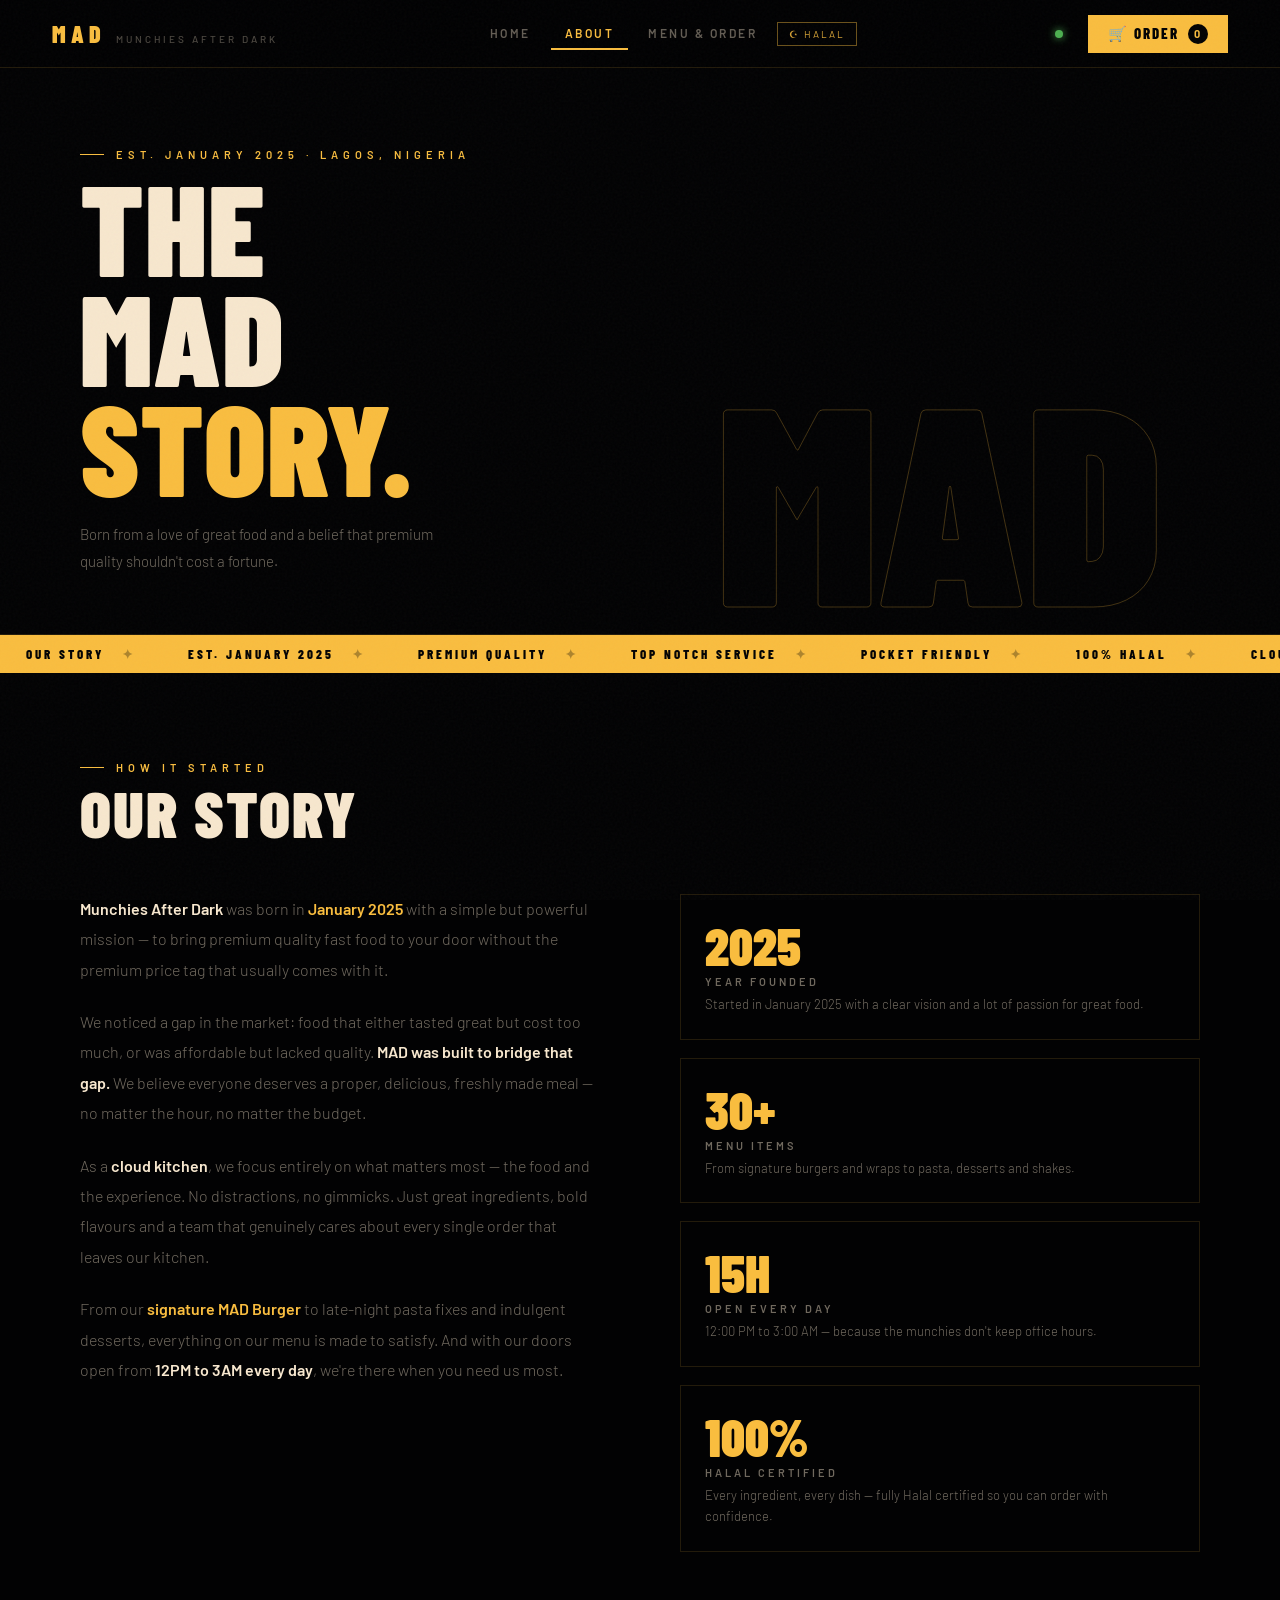
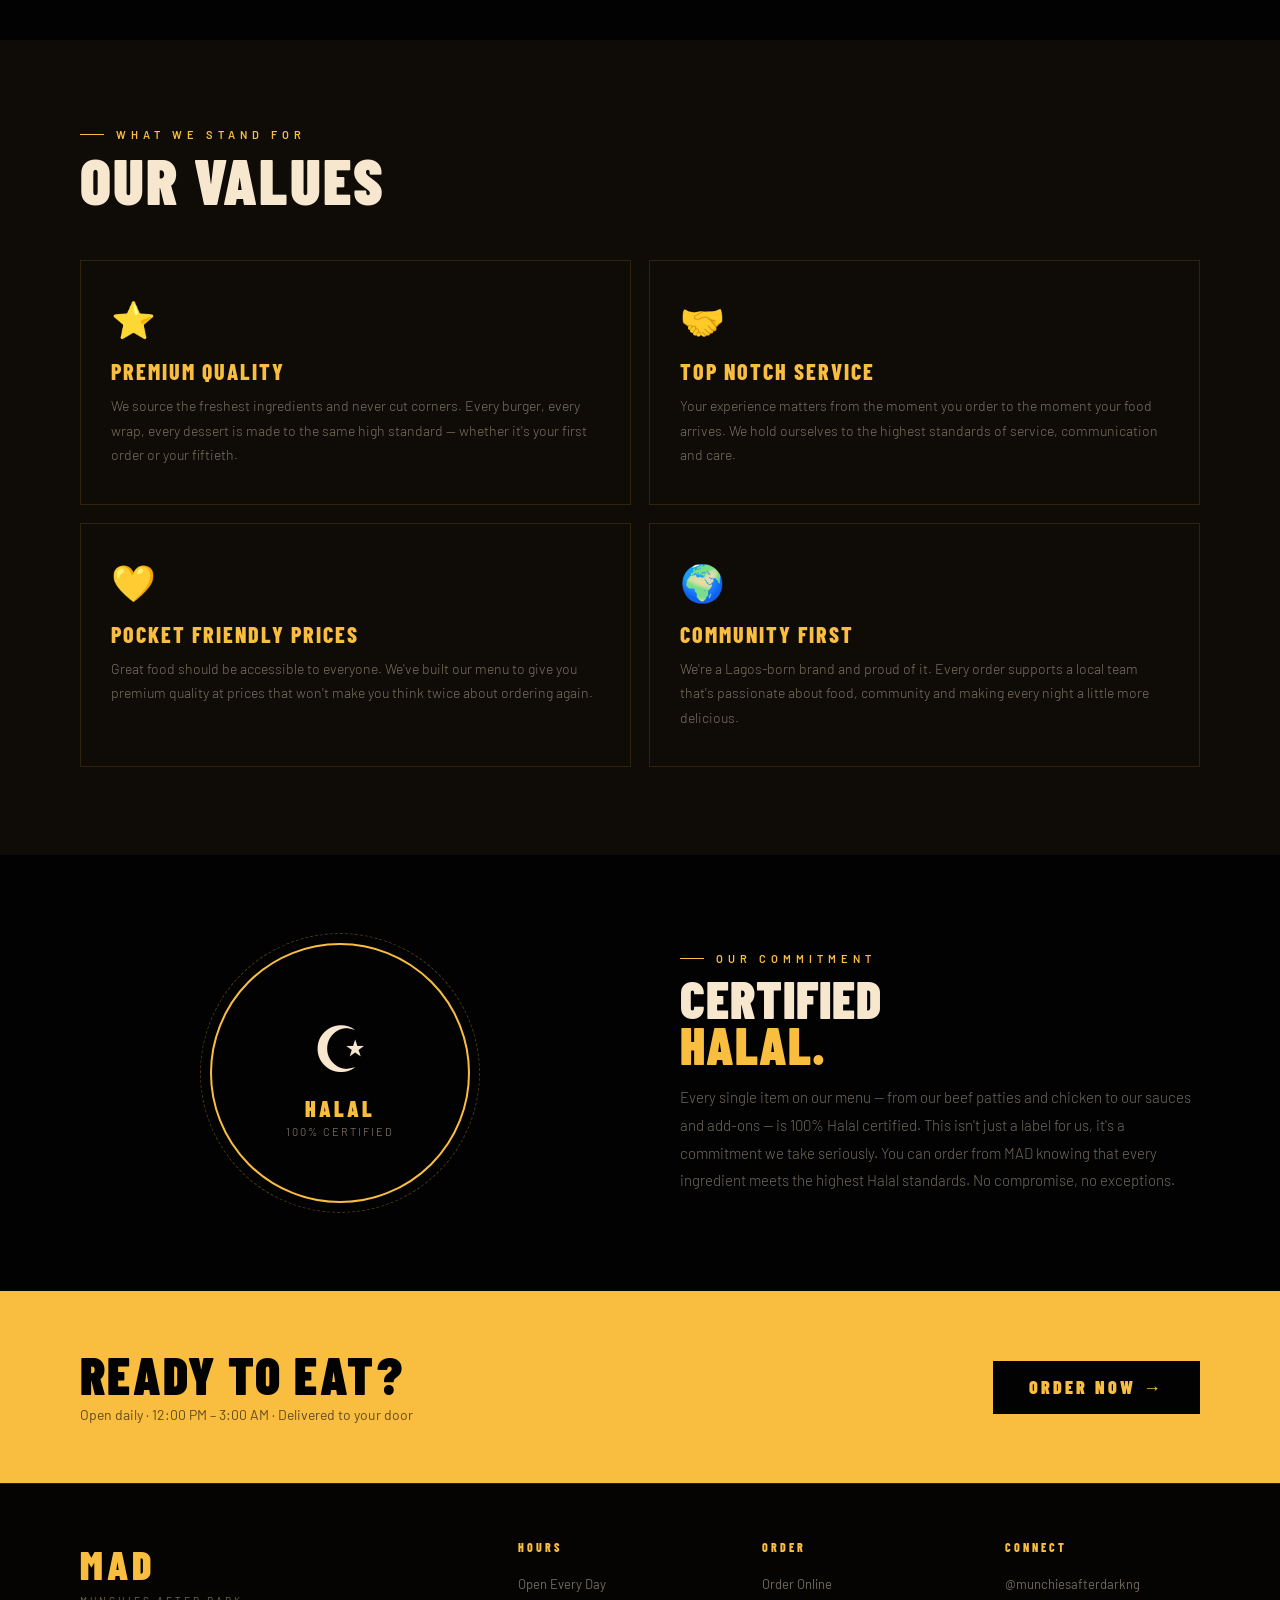
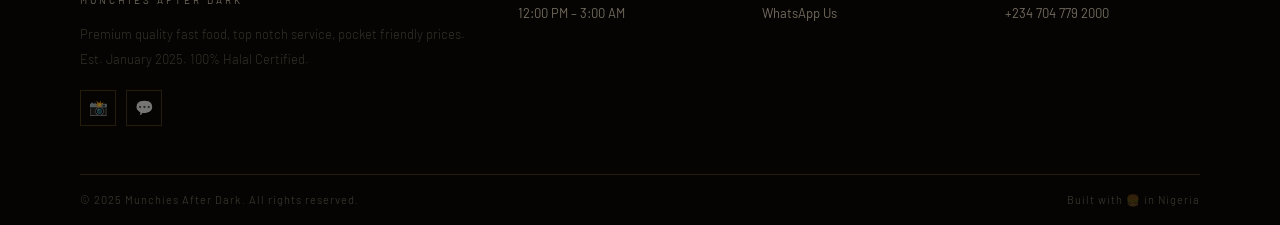
<file: about.html>
<!DOCTYPE html>
<html lang="en">
<head>
<meta charset="UTF-8">
<meta name="viewport" content="width=device-width, initial-scale=1.0">
<title>About Us — MAD Munchies After Dark</title>
<meta name="description" content="Learn the MAD story. Premium quality fast food, top notch service, pocket friendly prices. Est. January 2025. 100% Halal Certified.">
<link rel="stylesheet" href="style.css">
<script src="https://js.paystack.co/v1/inline.js"></script>
<style>
/* ===== ABOUT PAGE ===== */
.page-hero {
  padding: 80px 80px 0;
  display: grid; grid-template-columns: 1fr 1fr; gap: 80px; align-items: end;
  min-height: 60vh; position: relative; overflow: hidden;
}
.page-hero::after {
  content: '';
  position: absolute; bottom: 0; left: 0; right: 0; height: 1px;
  background: var(--border);
}
.ph-left { padding-bottom: 60px; }
.ph-h1 {
  font-family: 'Barlow Condensed', sans-serif; font-weight: 900;
  font-size: clamp(72px, 10vw, 140px); line-height: .86;
  text-transform: uppercase; letter-spacing: 1px; color: var(--cream);
}
.ph-h1 span { color: var(--gold); }
.ph-sub { font-size: 15px; color: var(--dim); line-height: 1.8; font-weight: 300; max-width: 380px; margin-top: 20px; }
.ph-right {
  display: flex; align-items: flex-end; justify-content: center;
  padding-bottom: 0; position: relative;
}
.big-mad {
  font-family: 'Barlow Condensed', sans-serif; font-weight: 900;
  font-size: clamp(160px, 22vw, 320px); line-height: 1;
  -webkit-text-stroke: 1px rgba(249,189,63,.25); color: transparent;
  user-select: none; pointer-events: none;
  animation: fade-text 3s ease-in-out infinite alternate;
}
@keyframes fade-text { from{opacity:.4;} to{opacity:.8;} }

/* STORY SECTION */
.story-sec { padding: 88px 80px; }
.story-grid { display: grid; grid-template-columns: 1fr 1fr; gap: 80px; margin-top: 52px; align-items: start; }
.story-body p { font-size: 16px; color: var(--dim); line-height: 1.9; font-weight: 300; margin-bottom: 22px; }
.story-body p strong { color: var(--cream); font-weight: 600; }
.story-body p em { color: var(--gold); font-style: normal; font-weight: 600; }
.story-aside { display: flex; flex-direction: column; gap: 18px; }
.sa-card {
  border: 1px solid var(--border); padding: 24px;
  transition: all .25s;
}
.sa-card:hover { border-color: var(--border-hi); background: var(--gold-glow); }
.sa-num {
  font-family: 'Barlow Condensed', sans-serif; font-weight: 900;
  font-size: 52px; color: var(--gold); line-height: 1; margin-bottom: 4px;
}
.sa-label { font-size: 11px; letter-spacing: 3px; text-transform: uppercase; color: var(--dim); font-weight: 600; margin-bottom: 6px; }
.sa-desc { font-size: 13px; color: var(--dim); line-height: 1.6; font-weight: 300; }

/* VALUES */
.values-sec { background: var(--panel); padding: 88px 80px; }
.values-grid { display: grid; grid-template-columns: repeat(2, 1fr); gap: 18px; margin-top: 52px; }
.value-card {
  border: 1px solid var(--border); padding: 36px 30px;
  position: relative; overflow: hidden; transition: all .25s;
}
.value-card::before {
  content: ''; position: absolute; top: 0; left: 0; width: 3px; bottom: 0;
  background: var(--gold); transform: scaleY(0); transition: transform .25s; transform-origin: bottom;
}
.value-card:hover { border-color: var(--border-hi); transform: translateY(-3px); }
.value-card:hover::before { transform: scaleY(1); }
.vc-icon { font-size: 36px; display: block; margin-bottom: 16px; }
.vc-title { font-family: 'Barlow Condensed', sans-serif; font-weight: 800; font-size: 22px; letter-spacing: 2px; text-transform: uppercase; color: var(--gold); margin-bottom: 10px; }
.vc-body { font-size: 14px; color: var(--dim); line-height: 1.75; font-weight: 300; }

/* HALAL SECTION */
.halal-sec { padding: 88px 80px; display: grid; grid-template-columns: 1fr 1fr; gap: 80px; align-items: center; }
.halal-badge-big {
  width: 260px; height: 260px; border-radius: 50%;
  border: 2px solid var(--gold); display: flex; flex-direction: column;
  align-items: center; justify-content: center; text-align: center; margin: 0 auto;
  position: relative;
}
.halal-badge-big::before {
  content: ''; position: absolute; inset: -12px; border-radius: 50%;
  border: 1px dashed rgba(249,189,63,.3);
}
.hb-symbol { font-size: 64px; display: block; margin-bottom: 8px; }
.hb-title { font-family: 'Barlow Condensed', sans-serif; font-weight: 900; font-size: 22px; letter-spacing: 3px; text-transform: uppercase; color: var(--gold); }
.hb-sub { font-size: 11px; letter-spacing: 2px; text-transform: uppercase; color: var(--dim); margin-top: 4px; }
.halal-text { }
.halal-text h3 { font-family: 'Barlow Condensed', sans-serif; font-weight: 900; font-size: 52px; text-transform: uppercase; letter-spacing: 1px; color: var(--cream); margin-bottom: 16px; line-height: .9; }
.halal-text h3 span { color: var(--gold); }
.halal-text p { font-size: 15px; color: var(--dim); line-height: 1.85; font-weight: 300; }

/* CTA */
.about-cta { background: var(--gold); padding: 60px 80px; display: flex; justify-content: space-between; align-items: center; flex-wrap: wrap; gap: 24px; }
.about-cta h2 { font-family: 'Barlow Condensed', sans-serif; font-weight: 900; font-size: 52px; letter-spacing: 2px; text-transform: uppercase; color: var(--black); line-height: .9; }
.about-cta p { font-size: 14px; color: var(--black); opacity: .6; margin-top: 8px; }
.btn-dark { background: var(--black); color: var(--gold); border: none; padding: 15px 36px; font-family: 'Barlow Condensed', sans-serif; font-weight: 900; font-size: 18px; letter-spacing: 3px; text-transform: uppercase; transition: all .2s; display: inline-block; }
.btn-dark:hover { background: var(--dark); transform: translateY(-2px); }

@media (max-width: 900px) {
  .page-hero { grid-template-columns: 1fr; padding: 60px 24px 0; min-height: auto; gap: 0; }
  .ph-left { padding-bottom: 40px; }
  .ph-right { display: none; }
  .story-sec, .values-sec, .halal-sec { padding: 52px 24px; }
  .story-grid, .halal-sec { grid-template-columns: 1fr; gap: 40px; }
  .values-grid { grid-template-columns: 1fr; }
  .about-cta { padding: 44px 24px; flex-direction: column; }
}
</style>
</head>
<body>

<header id="hdr">
  <a class="hdr-logo" href="index.html"><span class="logo-mad" style="font-size:24px;">MAD</span><span class="logo-sub">Munchies After Dark</span></a>
  <nav class="hdr-nav">
    <a href="index.html">Home</a>
    <a href="about.html" class="active">About</a>
    <a href="menu.html">Menu & Order</a>
    <span class="halal-chip">☪ Halal</span>
  </nav>
  <div class="hdr-right">
    <div class="status-badge"><span class="sdot" id="sdot"></span><span class="stext" id="stxt"></span></div>
    <button class="cart-pill" onclick="openCart()">🛒 Order <span class="cart-num" id="cartCount">0</span></button>
    <button class="hamburger" onclick="openMobNav()">☰</button>
  </div>
</header>

<div class="mob-nav" id="mobNav">
  <button class="mob-x" onclick="closeMobNav()">✕</button>
  <div class="mob-nav-logo">MAD</div>
  <a href="index.html">Home</a>
  <a href="about.html" class="active">About</a>
  <a href="menu.html">Menu & Order</a>
</div>

<!-- PAGE HERO -->
<section class="page-hero">
  <div class="ph-left">
    <div class="eyebrow">Est. January 2025 · Lagos, Nigeria</div>
    <h1 class="ph-h1">THE<br>MAD<br><span>STORY.</span></h1>
    <p class="ph-sub">Born from a love of great food and a belief that premium quality shouldn't cost a fortune.</p>
  </div>
  <div class="ph-right">
    <div class="big-mad">MAD</div>
  </div>
</section>

<!-- TICKER -->
<div class="ticker-wrap">
  <div class="ticker-inner">
    <span class="tick">Our Story</span><span class="tick">Est. January 2025</span><span class="tick">Premium Quality</span>
    <span class="tick">Top Notch Service</span><span class="tick">Pocket Friendly</span><span class="tick">100% Halal</span>
    <span class="tick">Cloud Kitchen Lagos</span><span class="tick">Our Story</span><span class="tick">Est. January 2025</span>
    <span class="tick">Premium Quality</span><span class="tick">Top Notch Service</span><span class="tick">Pocket Friendly</span>
    <span class="tick">100% Halal</span><span class="tick">Cloud Kitchen Lagos</span>
  </div>
</div>

<!-- STORY -->
<section class="story-sec">
  <div class="eyebrow">How It Started</div>
  <div class="sec-title" style="font-size:64px;">OUR STORY</div>
  <div class="story-grid">
    <div class="story-body">
      <p>
        <strong>Munchies After Dark</strong> was born in <em>January 2025</em> with a simple but powerful mission — to bring premium quality fast food to your door without the premium price tag that usually comes with it.
      </p>
      <p>
        We noticed a gap in the market: food that either tasted great but cost too much, or was affordable but lacked quality. <strong>MAD was built to bridge that gap.</strong> We believe everyone deserves a proper, delicious, freshly made meal — no matter the hour, no matter the budget.
      </p>
      <p>
        As a <strong>cloud kitchen</strong>, we focus entirely on what matters most — the food and the experience. No distractions, no gimmicks. Just great ingredients, bold flavours and a team that genuinely cares about every single order that leaves our kitchen.
      </p>
      <p>
        From our <em>signature MAD Burger</em> to late-night pasta fixes and indulgent desserts, everything on our menu is made to satisfy. And with our doors open from <strong>12PM to 3AM every day</strong>, we're there when you need us most.
      </p>
    </div>
    <div class="story-aside">
      <div class="sa-card">
        <div class="sa-num">2025</div>
        <div class="sa-label">Year Founded</div>
        <div class="sa-desc">Started in January 2025 with a clear vision and a lot of passion for great food.</div>
      </div>
      <div class="sa-card">
        <div class="sa-num">30+</div>
        <div class="sa-label">Menu Items</div>
        <div class="sa-desc">From signature burgers and wraps to pasta, desserts and shakes.</div>
      </div>
      <div class="sa-card">
        <div class="sa-num">15H</div>
        <div class="sa-label">Open Every Day</div>
        <div class="sa-desc">12:00 PM to 3:00 AM — because the munchies don't keep office hours.</div>
      </div>
      <div class="sa-card">
        <div class="sa-num">100%</div>
        <div class="sa-label">Halal Certified</div>
        <div class="sa-desc">Every ingredient, every dish — fully Halal certified so you can order with confidence.</div>
      </div>
    </div>
  </div>
</section>

<!-- VALUES -->
<section class="values-sec">
  <div class="eyebrow">What We Stand For</div>
  <div class="sec-title" style="font-size:64px;">OUR VALUES</div>
  <div class="values-grid">
    <div class="value-card">
      <span class="vc-icon">⭐</span>
      <div class="vc-title">Premium Quality</div>
      <div class="vc-body">We source the freshest ingredients and never cut corners. Every burger, every wrap, every dessert is made to the same high standard — whether it's your first order or your fiftieth.</div>
    </div>
    <div class="value-card">
      <span class="vc-icon">🤝</span>
      <div class="vc-title">Top Notch Service</div>
      <div class="vc-body">Your experience matters from the moment you order to the moment your food arrives. We hold ourselves to the highest standards of service, communication and care.</div>
    </div>
    <div class="value-card">
      <span class="vc-icon">💛</span>
      <div class="vc-title">Pocket Friendly Prices</div>
      <div class="vc-body">Great food should be accessible to everyone. We've built our menu to give you premium quality at prices that won't make you think twice about ordering again.</div>
    </div>
    <div class="value-card">
      <span class="vc-icon">🌍</span>
      <div class="vc-title">Community First</div>
      <div class="vc-body">We're a Lagos-born brand and proud of it. Every order supports a local team that's passionate about food, community and making every night a little more delicious.</div>
    </div>
  </div>
</section>

<!-- HALAL -->
<section class="halal-sec">
  <div class="halal-badge-big">
    <span class="hb-symbol">☪</span>
    <div class="hb-title">Halal</div>
    <div class="hb-sub">100% Certified</div>
  </div>
  <div class="halal-text">
    <div class="eyebrow">Our Commitment</div>
    <h3>CERTIFIED<br><span>HALAL.</span></h3>
    <p>Every single item on our menu — from our beef patties and chicken to our sauces and add-ons — is 100% Halal certified. This isn't just a label for us, it's a commitment we take seriously. You can order from MAD knowing that every ingredient meets the highest Halal standards. No compromise, no exceptions.</p>
  </div>
</section>

<!-- CTA -->
<div class="about-cta">
  <div>
    <h2>READY TO EAT?</h2>
    <p>Open daily · 12:00 PM – 3:00 AM · Delivered to your door</p>
  </div>
  <a class="btn-dark" href="menu.html">Order Now →</a>
</div>

<!-- FOOTER -->
<footer>
  <div class="footer-grid">
    <div>
      <span class="fg-logo">MAD</span><span class="fg-sub">Munchies After Dark</span>
      <p class="fg-desc">Premium quality fast food, top notch service, pocket friendly prices. Est. January 2025. 100% Halal Certified.</p>
      <div class="fg-socials">
        <a class="fg-soc" href="https://www.instagram.com/munchiesafterdarkng" target="_blank">📸</a>
        <a class="fg-soc" href="https://wa.me/2347047792000" target="_blank">💬</a>
      </div>
    </div>
    <div class="fc"><div class="fc-title">Hours</div><p>Open Every Day</p><p>12:00 PM – 3:00 AM</p></div>
    <div class="fc"><div class="fc-title">Order</div><a href="menu.html">Order Online</a><a href="https://wa.me/2347047792000" target="_blank">WhatsApp Us</a></div>
    <div class="fc"><div class="fc-title">Connect</div><a href="https://www.instagram.com/munchiesafterdarkng" target="_blank">@munchiesafterdarkng</a><a href="https://wa.me/2347047792000" target="_blank">+234 704 779 2000</a></div>
  </div>
  <div class="footer-btm"><p>© 2025 Munchies After Dark. All rights reserved.</p><p>Built with 🍔 in Nigeria</p></div>
</footer>

<!-- CART + OVERLAYS -->
<div class="overlay" id="overlay"></div>
<div class="cart-side" id="cartSide">
  <div class="cs-hd"><div class="cs-title">Your Order</div><button class="cs-x" onclick="closeCart()">✕</button></div>
  <div class="cs-steps"><div class="cs-step active" id="cs-s1">① Cart</div><div class="cs-step" id="cs-s2">② Details</div><div class="cs-step" id="cs-s3">③ Payment</div></div>
  <div class="cs-body" id="csStep1"><div id="cartItemsBody"><div class="empty-state"><span class="empty-icon">🍔</span><p>Your order is empty</p></div></div></div>
  <div class="cs-body d-form" id="csStep2">
    <p style="font-size:13px;color:var(--dim);font-weight:300;line-height:1.7;margin-bottom:18px;">Fill in your delivery details.</p>
    <div class="fr"><div class="fg"><label class="fl">First Name *</label><input class="fi" id="df-fname" type="text" placeholder="John"><span class="ferr" id="df-fnameE">Required</span></div><div class="fg"><label class="fl">Last Name *</label><input class="fi" id="df-lname" type="text" placeholder="Doe"><span class="ferr" id="df-lnameE">Required</span></div></div>
    <div class="fr"><div class="fg ff"><label class="fl">Phone *</label><input class="fi" id="df-phone" type="tel" placeholder="+234 000 000 0000"><span class="ferr" id="df-phoneE">Required</span></div></div>
    <div class="fr"><div class="fg ff"><label class="fl">Email (for receipt)</label><input class="fi" id="df-email" type="email" placeholder="you@email.com"></div></div>
    <div class="fr"><div class="fg ff"><label class="fl">Delivery Address *</label><input class="fi" id="df-address" type="text" placeholder="Full delivery address"><span class="ferr" id="df-addrE">Required</span></div></div>
    <div class="fr"><div class="fg ff"><label class="fl">Notes (optional)</label><input class="fi" id="df-notes" type="text" placeholder="e.g. Extra sauce…"></div></div>
  </div>
  <div class="cs-body d-form" id="csStep3">
    <p style="font-size:13px;color:var(--dim);font-weight:300;line-height:1.7;margin-bottom:16px;">How would you like to pay?</p>
    <div class="method-grid"><button class="method-card" id="mcPaystack" onclick="selectMethod('paystack')"><span class="mc-icon">💳</span><div class="mc-name">Pay Online</div><div class="mc-desc">Card / Bank Transfer</div></button><button class="method-card" id="mcWA" onclick="selectMethod('whatsapp')"><span class="mc-icon">💬</span><div class="mc-name">WhatsApp</div><div class="mc-desc">Pay on delivery</div></button></div>
    <p id="methodNote" style="font-size:12px;color:var(--dim);line-height:1.7;margin-top:10px;min-height:36px;"></p>
  </div>
  <div class="cs-ft">
    <div class="pr"><span>Subtotal</span><span id="csSubtotal">₦0</span></div>
    <div class="pr"><span>Delivery</span><span style="color:#4caf50">To be confirmed</span></div>
    <div class="gtr"><span class="gtl">Total</span><span class="gtv" id="csGrand">₦0</span></div>
    <button class="act-btn" id="csAction" onclick="csHandleAction()" disabled>Continue to Details →</button>
    <button class="back-btn" id="csBack" onclick="csGoBack()">← Back</button>
  </div>
</div>
<div class="pay-modal" id="payModal"><div class="pay-box"><button class="pay-x" onclick="closePayModal()">✕</button><div class="pay-title">Online Payment</div><p class="pay-sub">Secure checkout via Paystack.</p><span class="pay-amount" id="payAmount">₦0</span><div class="fg" style="margin-bottom:14px;"><label class="fl">Email *</label><input class="fi" id="payEmail" type="email" placeholder="your@email.com"><span class="ferr" id="payEmailErr">Enter a valid email</span></div><button class="act-btn" onclick="doPaystack()" style="margin-top:0;">Pay with Paystack</button><p class="pay-note">🔒 Secured by Paystack</p><p class="pay-warn">⚠️ Replace the Paystack key in app.js to activate payments.</p></div></div>
<div class="suc-modal" id="sucModal"><div class="suc-box"><span class="suc-icon" id="sucIcon">🎉</span><div class="suc-title" id="sucTitle">Order Placed!</div><p class="suc-sub" id="sucSub">Your order is confirmed!</p><span class="suc-id" id="sucId">#MAD-0000</span><p class="suc-eta">Estimated delivery: <strong>30–45 minutes</strong></p><button class="suc-close" onclick="closeSuc()">Back to Menu</button></div></div>
<div class="toast" id="toast"></div>

<script src="app.js"></script>
</body>
</html>
</file>
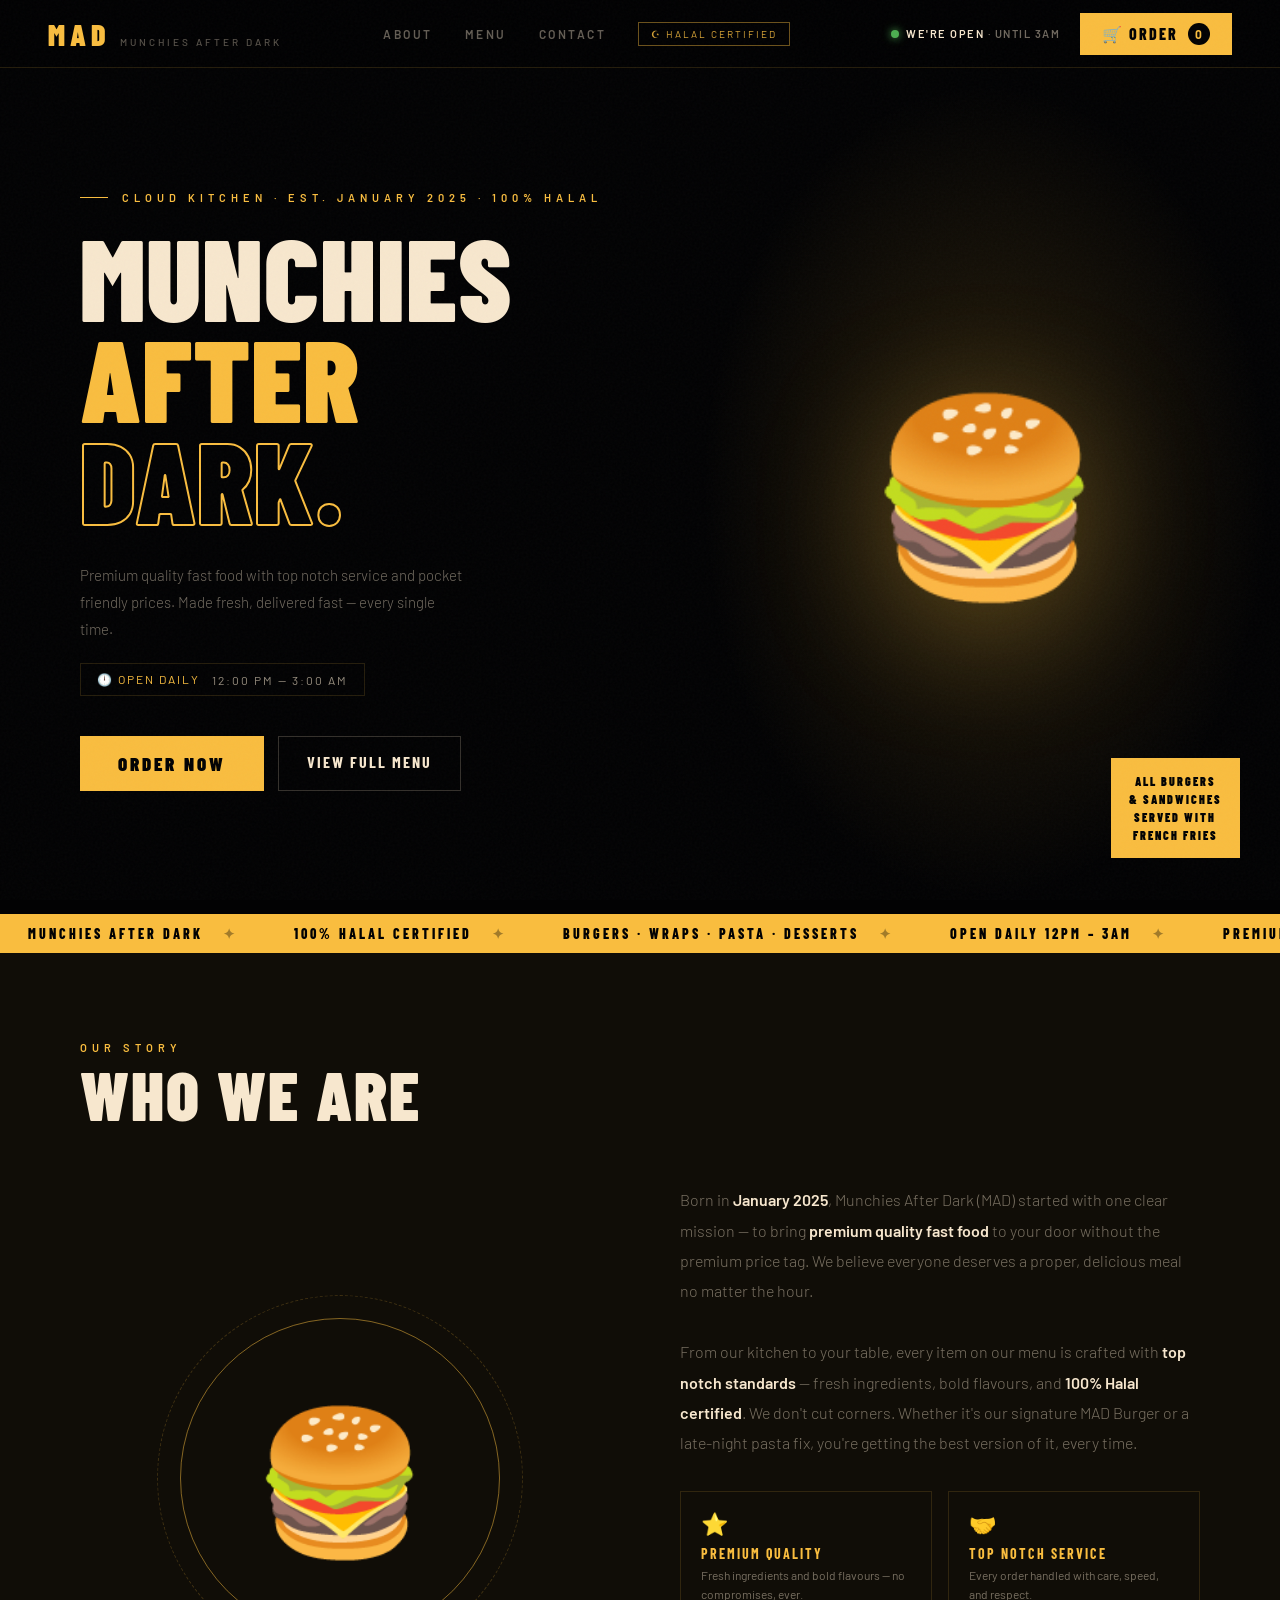
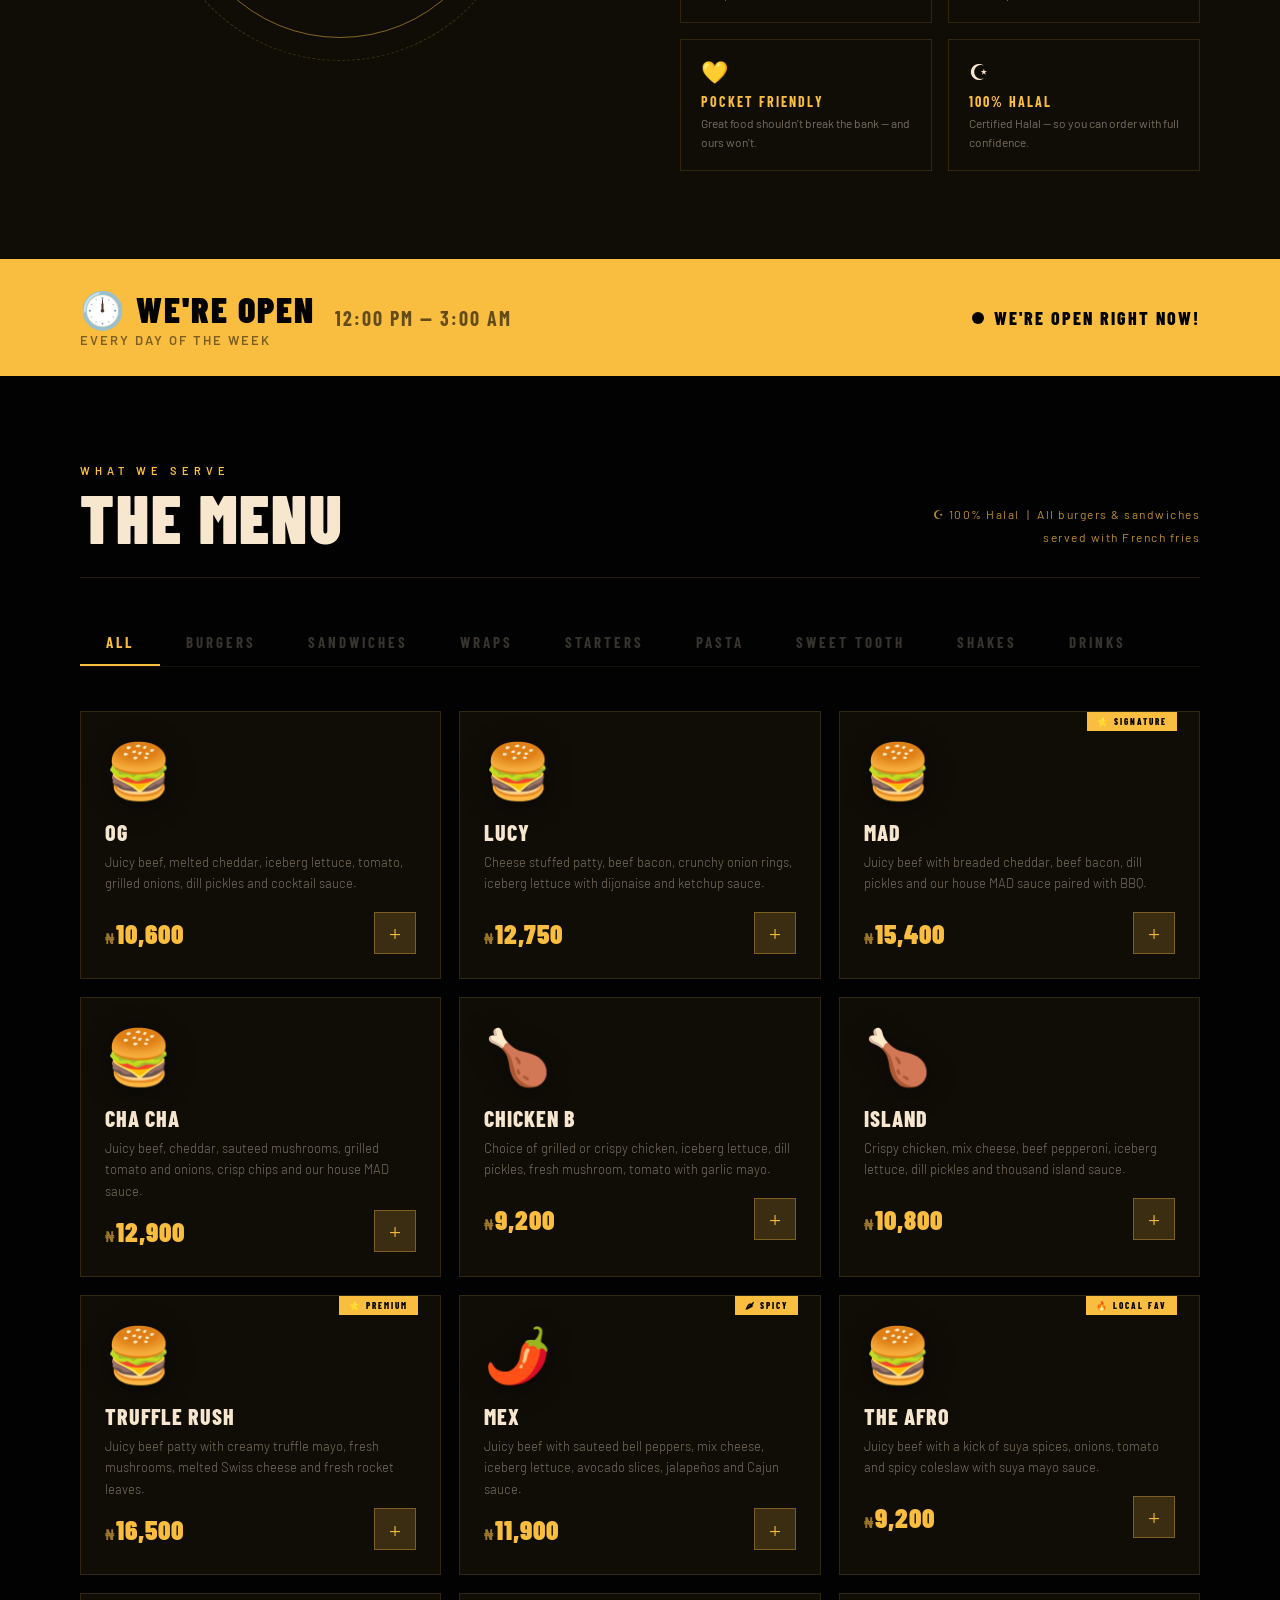
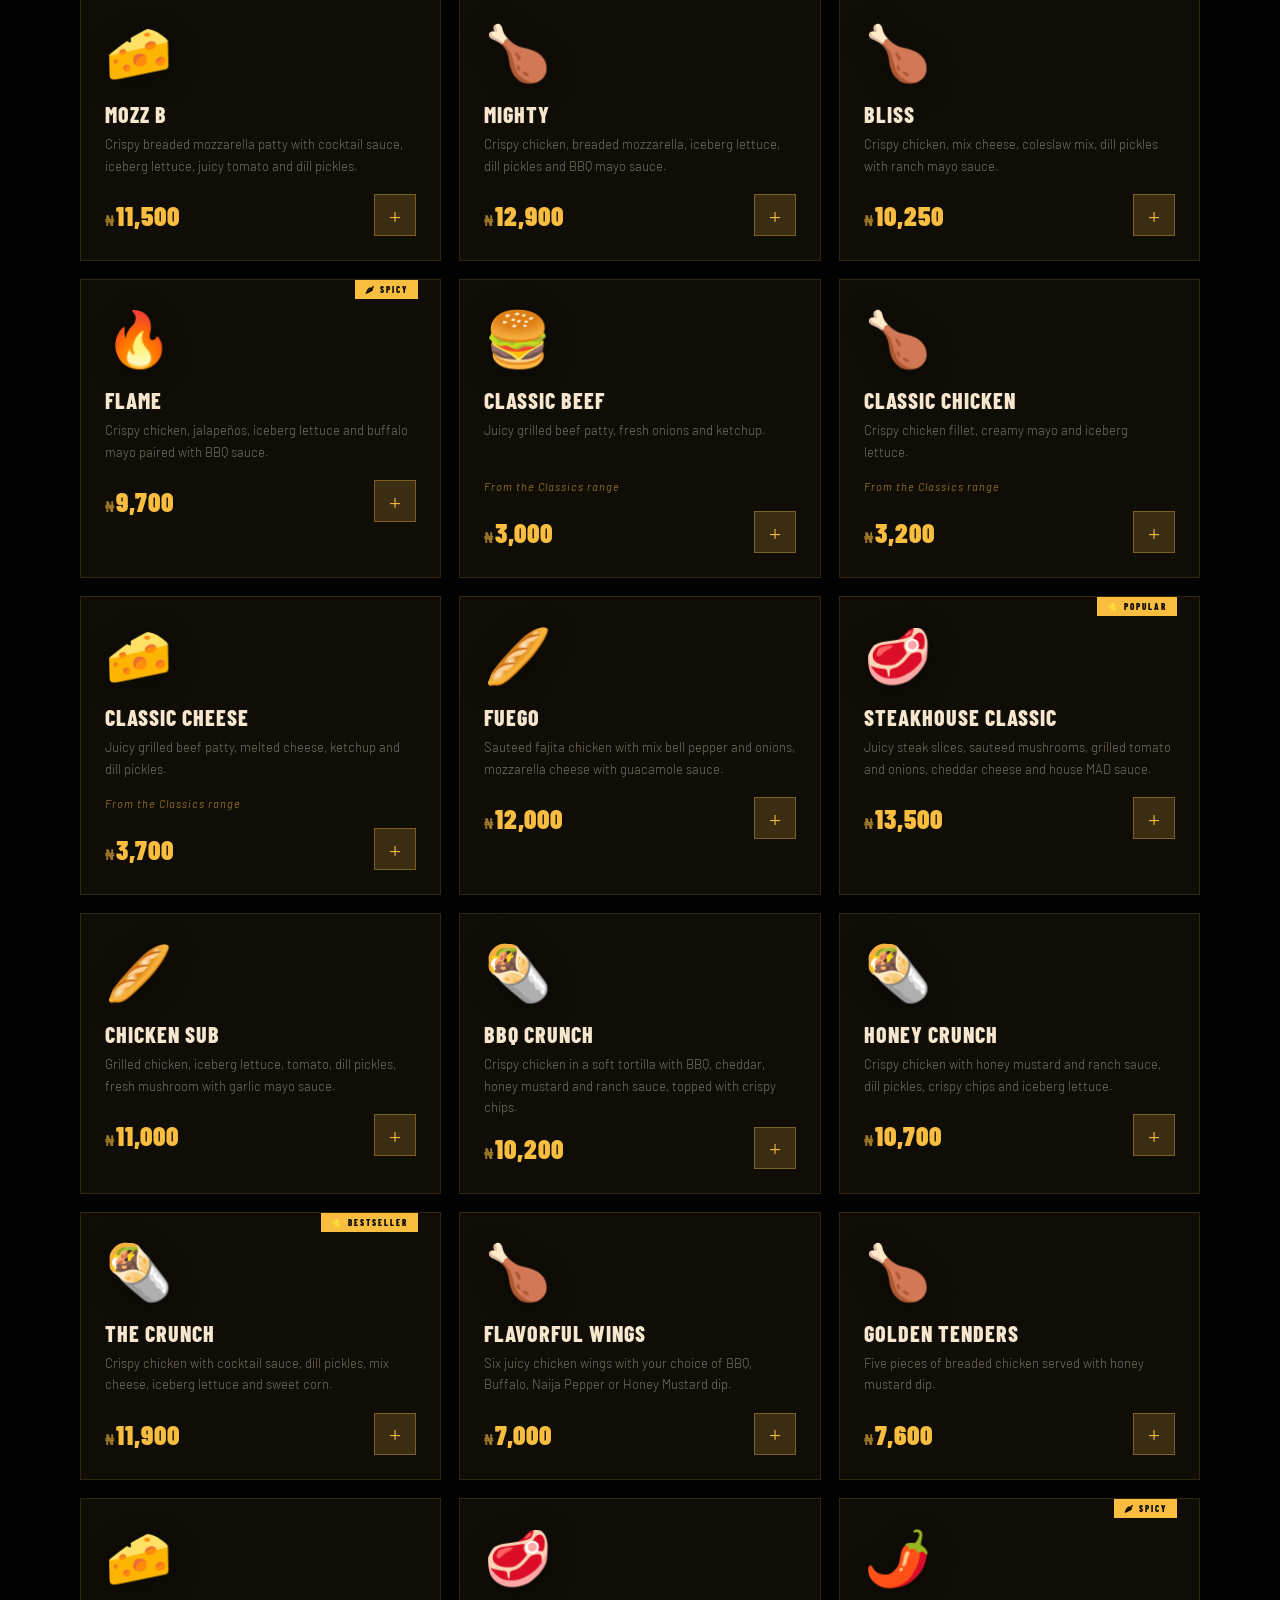
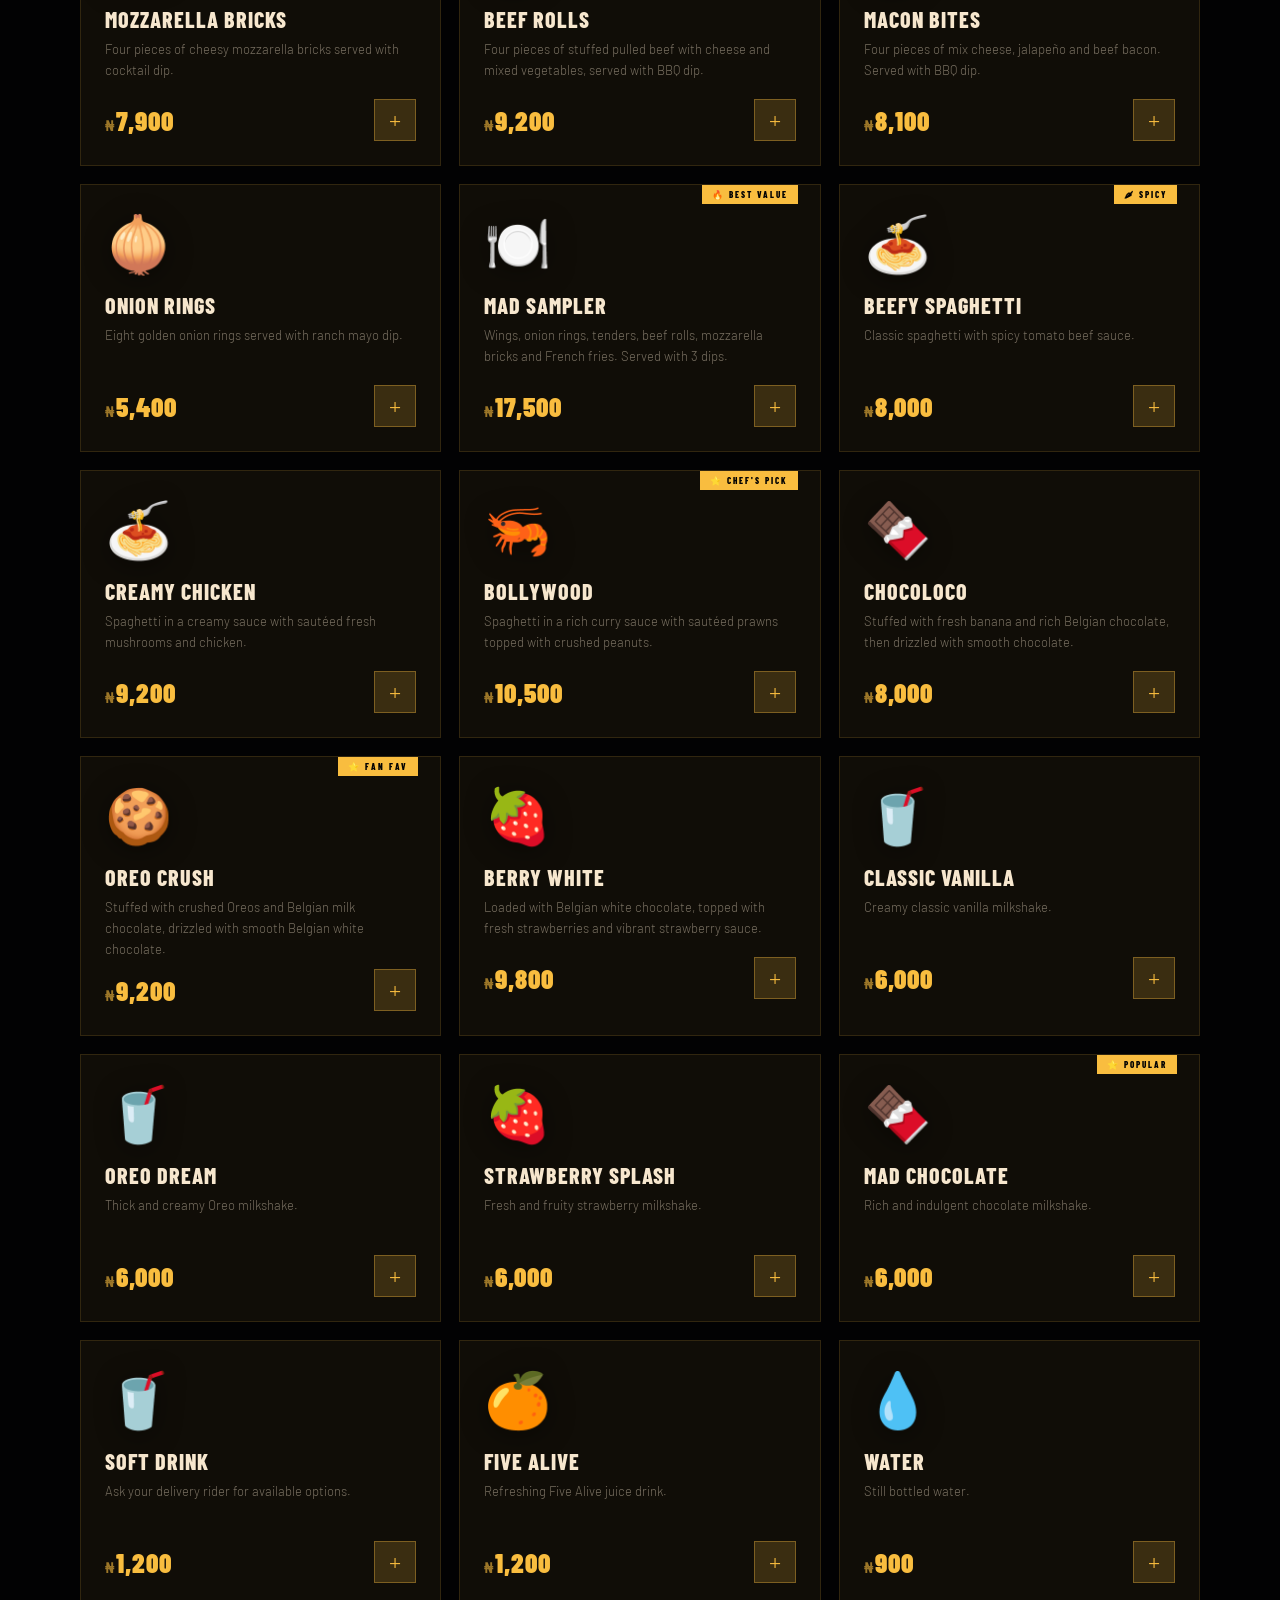
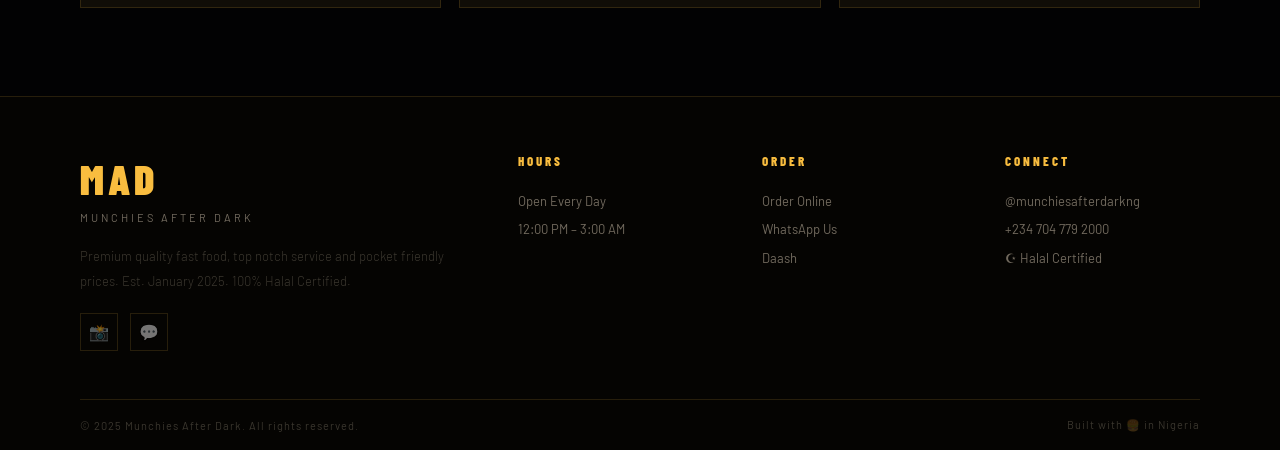
<file: index.html.html>
<!DOCTYPE html>
<html lang="en">
<head>
<meta charset="UTF-8">
<meta name="viewport" content="width=device-width, initial-scale=1.0">
<title>MAD — Munchies After Dark</title>
<meta name="description" content="Premium quality fast food, top notch service, pocket friendly prices. Order burgers, wraps, pasta & more. Open daily 12PM – 3AM.">
<meta property="og:title" content="MAD — Munchies After Dark">
<meta property="og:description" content="Premium burgers, wraps & more. Open daily 12PM – 3AM. Order now!">
<link rel="preconnect" href="https://fonts.googleapis.com">
<link href="https://fonts.googleapis.com/css2?family=Barlow+Condensed:wght@600;700;800;900&family=Barlow:ital,wght@0,300;0,400;0,500;0,600;1,300&display=swap" rel="stylesheet">
<script src="https://js.paystack.co/v1/inline.js"></script>
<style>
/* ===================== TOKENS ===================== */
:root {
  --gold:      #f9bd3f;
  --black:     #020203;
  --cream:     #f7e7ce;
  --dark:      #0c0902;
  --panel:     #100d07;
  --border:    rgba(249,189,63,.14);
  --border-hi: rgba(249,189,63,.5);
  --gold-glow: rgba(249,189,63,.18);
  --text-dim:  rgba(247,231,206,.45);
  --text-faint:rgba(247,231,206,.22);

  /* PAYSTACK KEY — replace with your live key */
  --paystack-key: "pk_test_REPLACE_WITH_YOUR_PAYSTACK_PUBLIC_KEY";
}

/* ===================== RESET ===================== */
*, *::before, *::after { box-sizing: border-box; margin: 0; padding: 0; }
html { scroll-behavior: smooth; font-size: 16px; }
body {
  background: var(--black);
  color: var(--cream);
  font-family: 'Barlow', sans-serif;
  overflow-x: hidden;
  -webkit-font-smoothing: antialiased;
}
a { text-decoration: none; color: inherit; }
button { cursor: pointer; font-family: inherit; }
input, textarea, select { font-family: inherit; }

/* grain overlay */
body::after {
  content:''; position:fixed; inset:0; pointer-events:none; z-index:9000;
  opacity:.03;
  background-image:url("data:image/svg+xml,%3Csvg viewBox='0 0 512 512' xmlns='http://www.w3.org/2000/svg'%3E%3Cfilter id='n'%3E%3CfeTurbulence type='fractalNoise' baseFrequency='.75' numOctaves='4' stitchTiles='stitch'/%3E%3C/filter%3E%3Crect width='100%25' height='100%25' filter='url(%23n)'/%3E%3C/svg%3E");
}

/* ===================== HEADER ===================== */
#header {
  position: sticky; top: 0; z-index: 800;
  background: rgba(2,2,3,.96); backdrop-filter: blur(18px);
  border-bottom: 1px solid var(--border);
  height: 68px; padding: 0 48px;
  display: flex; align-items: center; justify-content: space-between;
  transition: box-shadow .3s;
}
#header.scrolled { box-shadow: 0 4px 32px rgba(0,0,0,.6); }

.logo-wrap { display:flex; align-items:baseline; gap:10px; }
.logo-mad {
  font-family:'Barlow Condensed',sans-serif; font-weight:900;
  font-size:30px; letter-spacing:5px; color:var(--gold); line-height:1;
}
.logo-tagline {
  font-size:10px; letter-spacing:3px; text-transform:uppercase;
  color:var(--cream); opacity:.35; font-weight:500;
}

.header-nav { display:flex; align-items:center; gap:32px; }
.header-nav a {
  font-size:12px; letter-spacing:2.5px; text-transform:uppercase;
  font-weight:600; opacity:.4; transition: opacity .2s, color .2s;
}
.header-nav a:hover { opacity:1; color:var(--gold); }

.halal-pill {
  font-size:10px; letter-spacing:2px; text-transform:uppercase;
  color:var(--gold); border:1px solid var(--border-hi); padding:5px 12px; opacity:.85;
}

/* status dot */
.status-dot {
  display:flex; align-items:center; gap:7px;
  font-size:11px; letter-spacing:1.5px; text-transform:uppercase; font-weight:600;
}
.dot {
  width:8px; height:8px; border-radius:50%;
  background:#4caf50; box-shadow:0 0 8px #4caf50;
  animation: pulse-dot 2s ease infinite;
}
.dot.closed { background:#e53935; box-shadow:0 0 8px #e53935; animation:none; }
@keyframes pulse-dot {
  0%,100%{opacity:1;} 50%{opacity:.4;}
}
.status-text { color:var(--text-dim); }
.status-text span { color:var(--cream); }

.cart-btn {
  background:var(--gold); color:var(--black); border:none;
  padding:10px 22px; display:flex; align-items:center; gap:10px;
  font-family:'Barlow Condensed',sans-serif; font-weight:800;
  font-size:16px; letter-spacing:2px; text-transform:uppercase;
  transition: background .2s, transform .15s;
}
.cart-btn:hover { background:var(--cream); transform:translateY(-1px); }
.cart-num {
  background:var(--black); color:var(--gold); border-radius:50%;
  width:22px; height:22px; font-size:12px; font-weight:700;
  display:flex; align-items:center; justify-content:center;
  font-family:'Barlow',sans-serif;
}

/* ===================== HERO ===================== */
.hero {
  min-height: 94vh;
  display: grid; grid-template-columns: 54% 46%;
  position: relative; overflow: hidden;
}

.hero-left {
  display:flex; flex-direction:column; justify-content:center;
  padding: 80px 60px 80px 80px; position:relative; z-index:2;
}

.hero-eyebrow {
  font-size:11px; letter-spacing:5px; text-transform:uppercase;
  color:var(--gold); font-weight:600; margin-bottom:22px;
  display:flex; align-items:center; gap:14px;
}
.hero-eyebrow::before {
  content:''; display:block; width:28px; height:1px; background:var(--gold);
}

.hero-h1 {
  font-family:'Barlow Condensed',sans-serif; font-weight:900;
  font-size: clamp(76px,9vw,136px); line-height:.88;
  text-transform:uppercase; letter-spacing:1px;
  color:var(--cream); margin-bottom:32px;
}
.hero-h1 .g { color:var(--gold); }
.hero-h1 .o {
  -webkit-text-stroke: 2px var(--gold); color:transparent;
}

.hero-desc {
  color:var(--text-dim); font-size:15px; line-height:1.8;
  max-width:390px; margin-bottom:20px; font-weight:300;
}

.hero-hours-badge {
  display:inline-flex; align-items:center; gap:8px;
  border:1px solid var(--border); padding:8px 16px;
  font-size:12px; letter-spacing:2px; text-transform:uppercase;
  color:var(--gold); margin-bottom:40px; width:fit-content;
}
.hero-hours-badge span { color:var(--cream); opacity:.6; }

.hero-ctas { display:flex; gap:14px; flex-wrap:wrap; }

.cta-gold {
  background:var(--gold); color:var(--black); border:none;
  padding:16px 38px; font-family:'Barlow Condensed',sans-serif;
  font-weight:900; font-size:19px; letter-spacing:3px; text-transform:uppercase;
  transition: background .2s, transform .2s, box-shadow .2s;
  display:inline-block;
}
.cta-gold:hover {
  background:var(--cream); transform:translateY(-2px);
  box-shadow:0 10px 32px rgba(249,189,63,.3);
}

.cta-outline {
  background:none; border:1px solid rgba(247,231,206,.2);
  color:var(--cream); padding:15px 28px;
  font-family:'Barlow Condensed',sans-serif; font-weight:700;
  font-size:16px; letter-spacing:2px; text-transform:uppercase;
  transition: border-color .2s, color .2s;
  display:inline-block;
}
.cta-outline:hover { border-color:var(--gold); color:var(--gold); }

.hero-right {
  position:relative; display:flex; align-items:center; justify-content:center;
  overflow:hidden;
}
.hero-right::before {
  content:''; position:absolute; inset:0;
  background:radial-gradient(ellipse at 50% 50%, rgba(249,189,63,.16) 0%, transparent 68%);
}
.hero-emoji {
  font-size:190px; position:relative; z-index:2;
  filter:drop-shadow(0 24px 64px rgba(249,189,63,.28));
  animation:float 5s ease-in-out infinite;
}
@keyframes float {
  0%,100%{transform:translateY(0) rotate(-2deg);}
  50%{transform:translateY(-20px) rotate(2.5deg);}
}
.hero-flag {
  position:absolute; bottom:56px; right:40px; z-index:3;
  background:var(--gold); color:var(--black);
  padding:14px 18px; text-align:center;
  font-family:'Barlow Condensed',sans-serif; font-weight:900;
  font-size:12px; letter-spacing:2px; text-transform:uppercase; line-height:1.5;
}

/* ===================== TICKER ===================== */
.ticker-wrap {
  background:var(--gold); overflow:hidden; padding:11px 0;
}
.ticker {
  display:flex; animation:run-ticker 30s linear infinite; white-space:nowrap;
}
.tick {
  font-family:'Barlow Condensed',sans-serif; font-weight:800;
  font-size:14px; letter-spacing:3px; text-transform:uppercase;
  color:var(--black); padding:0 28px;
  display:flex; align-items:center; gap:20px;
}
.tick::after { content:'✦'; opacity:.35; }
@keyframes run-ticker {
  from{transform:translateX(0);} to{transform:translateX(-50%);}
}

/* ===================== SECTION COMMONS ===================== */
.section { padding: 88px 80px; }
.section-eyebrow {
  font-size:11px; letter-spacing:5px; text-transform:uppercase;
  color:var(--gold); font-weight:600; margin-bottom:10px;
}
.section-title {
  font-family:'Barlow Condensed',sans-serif; font-weight:900;
  font-size:68px; text-transform:uppercase; letter-spacing:2px; line-height:.9;
}
.divider {
  width:100%; height:1px; background:var(--border); margin:0;
}

/* ===================== ABOUT ===================== */
#about { background: var(--panel); }
.about-grid {
  display:grid; grid-template-columns:1fr 1fr; gap:80px; align-items:center;
  margin-top:60px;
}
.about-visual {
  position:relative; display:flex; align-items:center; justify-content:center;
}
.about-circle {
  width:320px; height:320px; border-radius:50%;
  border:1px solid var(--border-hi);
  display:flex; align-items:center; justify-content:center;
  font-size:140px; position:relative;
  animation:slow-spin 20s linear infinite;
}
@keyframes slow-spin {
  from{transform:rotate(0deg);} to{transform:rotate(360deg);}
}
.about-circle-inner {
  animation:counter-spin 20s linear infinite;
}
@keyframes counter-spin {
  from{transform:rotate(0deg);} to{transform:rotate(-360deg);}
}
.about-ring {
  position:absolute; inset:-24px; border-radius:50%;
  border:1px dashed rgba(249,189,63,.2);
}
.about-text { }
.about-body {
  font-size:16px; line-height:1.9; color:var(--text-dim);
  font-weight:300; margin-bottom:32px;
}
.about-body strong { color:var(--cream); font-weight:600; }
.about-pillars {
  display:grid; grid-template-columns:1fr 1fr; gap:16px;
}
.pillar {
  border:1px solid var(--border); padding:18px 20px;
  transition: border-color .2s, background .2s;
}
.pillar:hover { border-color:var(--border-hi); background:var(--gold-glow); }
.pillar-icon { font-size:22px; display:block; margin-bottom:8px; }
.pillar-name {
  font-family:'Barlow Condensed',sans-serif; font-weight:700;
  font-size:14px; letter-spacing:2px; text-transform:uppercase;
  color:var(--gold); margin-bottom:4px;
}
.pillar-desc { font-size:12px; color:var(--text-dim); line-height:1.6; }

/* ===================== HOURS BANNER ===================== */
.hours-banner {
  background:var(--gold); padding:28px 80px;
  display:flex; align-items:center; justify-content:space-between; flex-wrap:wrap; gap:20px;
}
.hours-banner-left { display:flex; align-items:center; gap:20px; }
.hours-banner-label {
  font-family:'Barlow Condensed',sans-serif; font-weight:900;
  font-size:36px; letter-spacing:2px; text-transform:uppercase; color:var(--black);
}
.hours-banner-time {
  font-family:'Barlow Condensed',sans-serif; font-weight:700;
  font-size:20px; letter-spacing:2px; text-transform:uppercase;
  color:var(--black); opacity:.6;
}
.hours-banner-days {
  font-size:13px; letter-spacing:2px; text-transform:uppercase;
  color:var(--black); opacity:.5; font-weight:600;
}
.hours-live-status {
  display:flex; align-items:center; gap:10px;
  font-family:'Barlow Condensed',sans-serif; font-weight:800;
  font-size:18px; letter-spacing:2px; text-transform:uppercase; color:var(--black);
}
.hours-live-dot {
  width:12px; height:12px; border-radius:50%; background:var(--black);
  animation:pulse-dot 2s ease infinite;
}
.hours-live-dot.closed { animation:none; opacity:.4; }

/* ===================== MENU ===================== */
#menu { }
.menu-top {
  display:flex; align-items:flex-end; justify-content:space-between;
  border-bottom:1px solid var(--border); padding-bottom:28px; margin-bottom:44px;
}
.menu-note {
  text-align:right; font-size:12px; color:var(--gold);
  letter-spacing:1.5px; line-height:1.9; opacity:.75;
}

.cat-bar {
  display:flex; gap:0; overflow-x:auto; scrollbar-width:none;
  border-bottom:1px solid rgba(249,189,63,.08); margin-bottom:44px;
}
.cat-bar::-webkit-scrollbar{display:none;}
.cat-btn {
  background:none; border:none; border-bottom:3px solid transparent;
  color:var(--text-faint); font-family:'Barlow Condensed',sans-serif;
  font-weight:700; font-size:15px; letter-spacing:3px; text-transform:uppercase;
  padding:11px 26px 13px; white-space:nowrap; transition:all .2s;
  margin-bottom:-1px;
}
.cat-btn:hover { color:var(--cream); }
.cat-btn.on { color:var(--gold); border-bottom-color:var(--gold); }

.menu-grid {
  display:grid; grid-template-columns:repeat(auto-fill,minmax(305px,1fr)); gap:18px;
}

.card {
  background:var(--panel); border:1px solid var(--border);
  padding:24px; position:relative; overflow:hidden;
  transition: transform .25s, border-color .25s, box-shadow .25s;
  display:none; cursor:default;
}
.card.on { display:block; }
.card:hover {
  transform:translateY(-4px); border-color:var(--border-hi);
  box-shadow:0 18px 52px rgba(249,189,63,.1);
}
.card::before {
  content:''; position:absolute; top:0; left:0; right:0; height:2px;
  background:linear-gradient(90deg, var(--gold), transparent);
  opacity:0; transition:opacity .25s;
}
.card:hover::before { opacity:1; }

.card-tag {
  position:absolute; top:0; right:22px;
  background:var(--gold); color:var(--black);
  font-family:'Barlow Condensed',sans-serif; font-weight:800;
  font-size:9px; letter-spacing:2px; text-transform:uppercase; padding:4px 10px;
}

.card-emoji {
  font-size:54px; display:block; margin-bottom:16px;
  filter:drop-shadow(0 4px 14px rgba(0,0,0,.45));
  transition:transform .3s;
}
.card:hover .card-emoji { transform:scale(1.1) rotate(-5deg); }

.card-name {
  font-family:'Barlow Condensed',sans-serif; font-weight:800;
  font-size:22px; letter-spacing:1px; text-transform:uppercase;
  color:var(--cream); margin-bottom:7px;
}
.card-desc {
  font-size:13px; color:var(--text-dim); line-height:1.65;
  margin-bottom:8px; min-height:52px; font-weight:300;
}
.card-sub {
  font-size:11px; color:var(--gold); opacity:.55;
  letter-spacing:1px; margin-bottom:18px; font-style:italic;
}
.card-foot {
  display:flex; align-items:center; justify-content:space-between;
}
.card-price {
  font-family:'Barlow Condensed',sans-serif; font-weight:900;
  font-size:27px; color:var(--gold); letter-spacing:1px;
}
.card-currency { font-size:14px; opacity:.6; font-weight:600; margin-right:1px; }

.add-btn {
  background:var(--gold-glow); border:1px solid rgba(249,189,63,.35);
  color:var(--gold); width:42px; height:42px; font-size:24px;
  display:flex; align-items:center; justify-content:center;
  transition:all .2s; font-weight:300;
}
.add-btn:hover { background:var(--gold); color:var(--black); transform:scale(1.1); }
.add-btn:active { transform:scale(.95); }

/* ===================== CART SIDEBAR ===================== */
.overlay {
  position:fixed; inset:0; background:rgba(0,0,0,.78); z-index:900;
  opacity:0; pointer-events:none; transition:opacity .3s;
}
.overlay.on { opacity:1; pointer-events:all; }

.cart-side {
  position:fixed; top:0; right:-500px; width:480px; height:100vh;
  background:var(--dark); border-left:1px solid rgba(249,189,63,.25);
  z-index:910; display:flex; flex-direction:column;
  transition:right .36s cubic-bezier(.4,0,.2,1);
}
.cart-side.on { right:0; }

.cs-head {
  padding:26px 32px; border-bottom:1px solid var(--border);
  display:flex; justify-content:space-between; align-items:center; flex-shrink:0;
}
.cs-title {
  font-family:'Barlow Condensed',sans-serif; font-weight:900;
  font-size:26px; letter-spacing:3px; text-transform:uppercase; color:var(--gold);
}
.cs-close {
  background:none; border:1px solid rgba(247,231,206,.15);
  color:var(--cream); width:36px; height:36px; font-size:18px;
  display:flex; align-items:center; justify-content:center; transition:all .2s;
}
.cs-close:hover { background:var(--gold); border-color:var(--gold); color:var(--black); }

/* Steps indicator */
.cs-steps {
  display:flex; border-bottom:1px solid var(--border); flex-shrink:0;
}
.cs-step {
  flex:1; padding:10px; text-align:center;
  font-family:'Barlow Condensed',sans-serif; font-weight:700;
  font-size:12px; letter-spacing:2px; text-transform:uppercase;
  color:var(--text-faint); border-bottom:2px solid transparent;
  transition:all .2s;
}
.cs-step.active { color:var(--gold); border-bottom-color:var(--gold); }
.cs-step.done { color:var(--text-dim); }

.cs-body { flex:1; overflow-y:auto; padding:24px 32px; }
.cs-body::-webkit-scrollbar{width:3px;}
.cs-body::-webkit-scrollbar-thumb{background:rgba(249,189,63,.3);}

.empty-cart {
  text-align:center; padding:70px 0;
}
.empty-cart-icon { font-size:60px; display:block; margin-bottom:14px; opacity:.4; }
.empty-cart p {
  font-family:'Barlow Condensed',sans-serif; font-weight:700;
  font-size:14px; letter-spacing:3px; text-transform:uppercase; opacity:.25;
}

.cart-item {
  display:flex; align-items:center; gap:14px;
  padding:15px 0; border-bottom:1px solid rgba(247,231,206,.05);
  animation:slide-in .25s ease;
}
@keyframes slide-in {
  from{opacity:0;transform:translateX(18px);}
  to{opacity:1;transform:translateX(0);}
}
.ci-emoji { font-size:34px; flex-shrink:0; }
.ci-info { flex:1; }
.ci-name { font-size:14px; font-weight:600; color:var(--cream); margin-bottom:3px; }
.ci-price {
  font-family:'Barlow Condensed',sans-serif; font-weight:700;
  font-size:16px; color:var(--gold);
}
.qty-ctrl {
  display:flex; align-items:center; gap:10px;
  background:rgba(249,189,63,.07); border:1px solid rgba(249,189,63,.2); padding:6px 12px;
}
.q-btn {
  background:none; border:none; color:var(--cream);
  font-size:18px; line-height:1; transition:color .15s;
}
.q-btn:hover { color:var(--gold); }
.q-num { font-size:14px; font-weight:600; min-width:18px; text-align:center; }

/* Cart footer */
.cs-foot { padding:20px 32px; border-top:1px solid var(--border); flex-shrink:0; }
.price-row {
  display:flex; justify-content:space-between; margin-bottom:6px;
  font-size:13px; color:var(--text-dim);
}
.grand-row {
  display:flex; justify-content:space-between; align-items:center;
  padding:14px 0; border-top:1px solid var(--border); border-bottom:1px solid var(--border);
  margin:8px 0 18px;
}
.grand-lbl {
  font-family:'Barlow Condensed',sans-serif; font-weight:900;
  font-size:18px; letter-spacing:3px; text-transform:uppercase;
}
.grand-val {
  font-family:'Barlow Condensed',sans-serif; font-weight:900;
  font-size:32px; color:var(--gold);
}

/* order method chooser */
.method-grid { display:grid; grid-template-columns:1fr 1fr; gap:10px; margin-bottom:14px; }
.method-card {
  border:1px solid var(--border); padding:16px 14px; text-align:center;
  transition:all .2s; background:none;
}
.method-card:hover, .method-card.sel {
  border-color:var(--gold); background:var(--gold-glow);
}
.method-icon { font-size:26px; display:block; margin-bottom:6px; }
.method-name {
  font-family:'Barlow Condensed',sans-serif; font-weight:700;
  font-size:13px; letter-spacing:2px; text-transform:uppercase; color:var(--cream);
}
.method-desc { font-size:11px; color:var(--text-dim); margin-top:3px; }

/* delivery form */
.d-form { display:none; }
.d-form.on { display:block; }
.f-row { display:grid; grid-template-columns:1fr 1fr; gap:10px; margin-bottom:10px; }
.f-full { grid-column:1/-1; }
.f-group { display:flex; flex-direction:column; gap:5px; }
.f-label {
  font-size:10px; letter-spacing:2px; text-transform:uppercase;
  color:rgba(247,231,206,.4); font-weight:600;
}
.f-input {
  background:rgba(249,189,63,.05); border:1px solid rgba(249,189,63,.2);
  color:var(--cream); padding:10px 14px; font-size:14px; outline:none;
  transition:border-color .2s; width:100%;
}
.f-input:focus { border-color:var(--gold); }
.f-input::placeholder { color:rgba(247,231,206,.18); }
.f-error { font-size:11px; color:#e53935; margin-top:4px; display:none; }

.action-btn {
  width:100%; background:var(--gold); color:var(--black); border:none;
  padding:17px; font-family:'Barlow Condensed',sans-serif; font-weight:900;
  font-size:20px; letter-spacing:4px; text-transform:uppercase;
  transition:all .2s; margin-top:14px;
}
.action-btn:hover { background:var(--cream); transform:translateY(-2px); }
.action-btn:disabled { opacity:.3; cursor:not-allowed; transform:none; }

.wa-btn {
  width:100%; background:#25D366; color:#fff; border:none;
  padding:17px; font-family:'Barlow Condensed',sans-serif; font-weight:900;
  font-size:20px; letter-spacing:3px; text-transform:uppercase;
  transition:all .2s; margin-top:10px; display:flex; align-items:center;
  justify-content:center; gap:10px;
}
.wa-btn:hover { background:#1ebc59; transform:translateY(-2px); }

/* ===================== PAYMENT MODAL ===================== */
.pay-modal {
  position:fixed; inset:0; background:rgba(0,0,0,.88); z-index:950;
  display:flex; align-items:center; justify-content:center;
  opacity:0; pointer-events:none; transition:opacity .3s;
}
.pay-modal.on { opacity:1; pointer-events:all; }
.pay-box {
  background:var(--panel); border:1px solid rgba(249,189,63,.3);
  padding:48px; max-width:440px; width:90%;
  animation:pop .35s cubic-bezier(.34,1.56,.64,1);
  position:relative;
}
@keyframes pop {
  from{transform:scale(.8);opacity:0;} to{transform:scale(1);opacity:1;}
}
.pay-close {
  position:absolute; top:16px; right:16px;
  background:none; border:1px solid rgba(247,231,206,.15);
  color:var(--cream); width:32px; height:32px; font-size:16px;
  display:flex; align-items:center; justify-content:center; transition:all .2s;
}
.pay-close:hover { background:var(--gold); border-color:var(--gold); color:var(--black); }
.pay-title {
  font-family:'Barlow Condensed',sans-serif; font-weight:900;
  font-size:32px; letter-spacing:2px; text-transform:uppercase; color:var(--gold);
  margin-bottom:8px;
}
.pay-sub { font-size:13px; color:var(--text-dim); line-height:1.7; margin-bottom:24px; }
.pay-amount {
  font-family:'Barlow Condensed',sans-serif; font-weight:900;
  font-size:48px; color:var(--gold); margin-bottom:24px; display:block;
}
.pay-email-wrap { margin-bottom:18px; }
.pay-note {
  font-size:11px; color:var(--text-faint); letter-spacing:1px;
  margin-top:12px; text-align:center; line-height:1.7;
}

/* ===================== ORDER SUCCESS ===================== */
.success-modal {
  position:fixed; inset:0; background:rgba(0,0,0,.9); z-index:960;
  display:flex; align-items:center; justify-content:center;
  opacity:0; pointer-events:none; transition:opacity .3s;
}
.success-modal.on { opacity:1; pointer-events:all; }
.success-box {
  background:var(--panel); border:1px solid rgba(249,189,63,.35);
  padding:56px 48px; max-width:460px; width:90%; text-align:center;
  animation:pop .4s cubic-bezier(.34,1.56,.64,1);
}
.s-icon { font-size:72px; display:block; margin-bottom:18px; }
.s-title {
  font-family:'Barlow Condensed',sans-serif; font-weight:900;
  font-size:52px; letter-spacing:3px; text-transform:uppercase;
  color:var(--gold); margin-bottom:12px;
}
.s-sub { font-size:14px; color:var(--text-dim); line-height:1.8; margin-bottom:22px; }
.s-id {
  font-family:'Barlow Condensed',sans-serif; font-weight:900;
  font-size:22px; color:var(--gold); letter-spacing:4px;
  display:block; margin-bottom:8px;
}
.s-eta { font-size:13px; color:var(--text-dim); margin-bottom:32px; }
.s-eta strong { color:var(--gold); }
.s-close {
  background:none; border:1px solid rgba(247,231,206,.2);
  color:var(--cream); padding:12px 36px;
  font-family:'Barlow Condensed',sans-serif; font-weight:700;
  font-size:16px; letter-spacing:3px; text-transform:uppercase;
  transition:all .2s;
}
.s-close:hover { background:var(--gold); border-color:var(--gold); color:var(--black); }

/* ===================== TOAST ===================== */
.toast {
  position:fixed; bottom:28px; left:50%;
  transform:translateX(-50%) translateY(14px);
  background:var(--gold); color:var(--black);
  padding:11px 26px; font-family:'Barlow Condensed',sans-serif;
  font-weight:700; font-size:15px; letter-spacing:2px; text-transform:uppercase;
  opacity:0; transition:all .3s; pointer-events:none; z-index:9999;
  white-space:nowrap;
}
.toast.on { opacity:1; transform:translateX(-50%) translateY(0); }

/* ===================== FOOTER ===================== */
footer {
  background:#050402; border-top:1px solid var(--border);
  padding:56px 80px 0;
}
.footer-grid {
  display:grid; grid-template-columns:2fr 1fr 1fr 1fr;
  gap:48px; padding-bottom:48px; border-bottom:1px solid var(--border);
}
.f-brand-name {
  font-family:'Barlow Condensed',sans-serif; font-weight:900;
  font-size:42px; letter-spacing:4px; color:var(--gold); display:block; margin-bottom:8px;
}
.f-brand-sub {
  font-size:11px; letter-spacing:3px; text-transform:uppercase;
  color:var(--text-dim); margin-bottom:20px; display:block;
}
.f-brand-desc { font-size:13px; color:var(--text-faint); line-height:1.9; font-weight:300; }
.f-social {
  display:flex; gap:12px; margin-top:20px;
}
.f-soc-btn {
  border:1px solid var(--border); color:var(--text-dim);
  width:38px; height:38px; display:flex; align-items:center; justify-content:center;
  font-size:16px; transition:all .2s;
}
.f-soc-btn:hover { border-color:var(--gold); color:var(--gold); }
.f-col-title {
  font-family:'Barlow Condensed',sans-serif; font-weight:800;
  font-size:13px; letter-spacing:3px; text-transform:uppercase;
  color:var(--gold); margin-bottom:18px;
}
.f-col a, .f-col p {
  font-size:13px; color:var(--text-dim); line-height:2.2;
  display:block; transition:color .2s;
}
.f-col a:hover { color:var(--gold); }
.footer-bottom {
  padding:18px 0; display:flex; justify-content:space-between; align-items:center;
}
.footer-bottom p { font-size:11px; color:var(--text-faint); letter-spacing:1px; }

/* ===================== RESPONSIVE ===================== */
@media (max-width:900px) {
  #header { padding:0 20px; }
  .header-nav { display:none; }
  .hero { grid-template-columns:1fr; min-height:auto; }
  .hero-left { padding:60px 24px 40px; text-align:center; }
  .hero-eyebrow { justify-content:center; }
  .hero-h1 { font-size:clamp(60px,14vw,100px); }
  .hero-desc, .hero-hours-badge { margin-left:auto; margin-right:auto; }
  .hero-ctas { justify-content:center; }
  .hero-right { min-height:220px; }
  .hero-flag { right:16px; bottom:16px; font-size:10px; }
  .section { padding:52px 24px; }
  .about-grid { grid-template-columns:1fr; gap:40px; }
  .about-circle { width:220px; height:220px; font-size:90px; }
  .hours-banner { padding:24px; flex-direction:column; gap:12px; text-align:center; }
  .menu-top { flex-direction:column; gap:12px; text-align:left; }
  .menu-note { text-align:left; }
  .menu-grid { grid-template-columns:1fr; }
  .cart-side { width:100%; right:-100%; }
  footer { padding:40px 24px 0; }
  .footer-grid { grid-template-columns:1fr 1fr; }
  .footer-bottom { flex-direction:column; gap:8px; text-align:center; }
  .f-row { grid-template-columns:1fr; }
  .method-grid { grid-template-columns:1fr; }
}
</style>
</head>
<body>

<!-- ===== HEADER ===== -->
<header id="header">
  <div class="logo-wrap">
    <span class="logo-mad">MAD</span>
    <span class="logo-tagline">Munchies After Dark</span>
  </div>
  <nav class="header-nav">
    <a href="#about">About</a>
    <a href="#menu">Menu</a>
    <a href="#footer">Contact</a>
    <span class="halal-pill">☪ Halal Certified</span>
  </nav>
  <div style="display:flex;align-items:center;gap:20px;">
    <div class="status-dot" id="liveStatus">
      <span class="dot" id="statusDot"></span>
      <span class="status-text" id="statusText"></span>
    </div>
    <button class="cart-btn" onclick="openCart()">
      🛒 Order <span class="cart-num" id="cartCount">0</span>
    </button>
  </div>
</header>

<!-- ===== HERO ===== -->
<section class="hero">
  <div class="hero-left">
    <div class="hero-eyebrow">Cloud Kitchen · Est. January 2025 · 100% Halal</div>
    <h1 class="hero-h1">
      MUNCHIES<br>
      <span class="g">AFTER</span><br>
      <span class="o">DARK.</span>
    </h1>
    <p class="hero-desc">Premium quality fast food with top notch service and pocket friendly prices. Made fresh, delivered fast — every single time.</p>
    <div class="hero-hours-badge">
      🕛 Open Daily <span>&nbsp;12:00 PM — 3:00 AM</span>
    </div>
    <div class="hero-ctas">
      <a class="cta-gold" href="#menu">Order Now</a>
      <a class="cta-outline" href="#menu">View Full Menu</a>
    </div>
  </div>
  <div class="hero-right">
    <span class="hero-emoji">🍔</span>
    <div class="hero-flag">All burgers<br>& sandwiches<br>served with<br>French fries</div>
  </div>
</section>

<!-- ===== TICKER ===== -->
<div class="ticker-wrap">
  <div class="ticker">
    <span class="tick">Munchies After Dark</span>
    <span class="tick">100% Halal Certified</span>
    <span class="tick">Burgers · Wraps · Pasta · Desserts</span>
    <span class="tick">Open Daily 12PM – 3AM</span>
    <span class="tick">Premium Quality</span>
    <span class="tick">Pocket Friendly Prices</span>
    <span class="tick">Est. January 2025</span>
    <span class="tick">Munchies After Dark</span>
    <span class="tick">100% Halal Certified</span>
    <span class="tick">Burgers · Wraps · Pasta · Desserts</span>
    <span class="tick">Open Daily 12PM – 3AM</span>
    <span class="tick">Premium Quality</span>
    <span class="tick">Pocket Friendly Prices</span>
    <span class="tick">Est. January 2025</span>
  </div>
</div>

<!-- ===== ABOUT ===== -->
<section class="section" id="about">
  <div class="section-eyebrow">Our Story</div>
  <div class="section-title">WHO WE ARE</div>
  <div class="about-grid">
    <div class="about-visual">
      <div class="about-circle">
        <span class="about-circle-inner">🍔</span>
        <div class="about-ring"></div>
      </div>
    </div>
    <div class="about-text">
      <p class="about-body">
        Born in <strong>January 2025</strong>, Munchies After Dark (MAD) started with one clear mission — to bring <strong>premium quality fast food</strong> to your door without the premium price tag. We believe everyone deserves a proper, delicious meal no matter the hour.
        <br><br>
        From our kitchen to your table, every item on our menu is crafted with <strong>top notch standards</strong> — fresh ingredients, bold flavours, and <strong>100% Halal certified</strong>. We don't cut corners. Whether it's our signature MAD Burger or a late-night pasta fix, you're getting the best version of it, every time.
      </p>
      <div class="about-pillars">
        <div class="pillar">
          <span class="pillar-icon">⭐</span>
          <div class="pillar-name">Premium Quality</div>
          <div class="pillar-desc">Fresh ingredients and bold flavours — no compromises, ever.</div>
        </div>
        <div class="pillar">
          <span class="pillar-icon">🤝</span>
          <div class="pillar-name">Top Notch Service</div>
          <div class="pillar-desc">Every order handled with care, speed, and respect.</div>
        </div>
        <div class="pillar">
          <span class="pillar-icon">💛</span>
          <div class="pillar-name">Pocket Friendly</div>
          <div class="pillar-desc">Great food shouldn't break the bank — and ours won't.</div>
        </div>
        <div class="pillar">
          <span class="pillar-icon">☪</span>
          <div class="pillar-name">100% Halal</div>
          <div class="pillar-desc">Certified Halal — so you can order with full confidence.</div>
        </div>
      </div>
    </div>
  </div>
</section>

<!-- ===== HOURS BANNER ===== -->
<div class="hours-banner">
  <div class="hours-banner-left">
    <div>
      <div class="hours-banner-label">🕛 We're Open</div>
      <div class="hours-banner-days">Every day of the week</div>
    </div>
    <div class="hours-banner-time">12:00 PM — 3:00 AM</div>
  </div>
  <div class="hours-live-status">
    <span class="hours-live-dot" id="hoursLiveDot"></span>
    <span id="hoursLiveText">Checking status...</span>
  </div>
</div>

<!-- ===== MENU ===== -->
<section class="section" id="menu">
  <div class="menu-top">
    <div>
      <div class="section-eyebrow">What We Serve</div>
      <div class="section-title">THE MENU</div>
    </div>
    <div class="menu-note">☪ 100% Halal &nbsp;|&nbsp; All burgers &amp; sandwiches<br>served with French fries</div>
  </div>

  <div class="cat-bar" id="catBar">
    <button class="cat-btn on" onclick="filterMenu('all',this)">All</button>
    <button class="cat-btn" onclick="filterMenu('burgers',this)">Burgers</button>
    <button class="cat-btn" onclick="filterMenu('sandwiches',this)">Sandwiches</button>
    <button class="cat-btn" onclick="filterMenu('wraps',this)">Wraps</button>
    <button class="cat-btn" onclick="filterMenu('starters',this)">Starters</button>
    <button class="cat-btn" onclick="filterMenu('pasta',this)">Pasta</button>
    <button class="cat-btn" onclick="filterMenu('sweet',this)">Sweet Tooth</button>
    <button class="cat-btn" onclick="filterMenu('shakes',this)">Shakes</button>
    <button class="cat-btn" onclick="filterMenu('drinks',this)">Drinks</button>
  </div>

  <div class="menu-grid" id="menuGrid">

    <!-- BURGERS -->
    <div class="card on" data-cat="burgers" data-name="OG" data-price="10600" data-emoji="🍔">
      <span class="card-emoji">🍔</span>
      <div class="card-name">OG</div>
      <div class="card-desc">Juicy beef, melted cheddar, iceberg lettuce, tomato, grilled onions, dill pickles and cocktail sauce.</div>
      <div class="card-foot">
        <span class="card-price"><span class="card-currency">₦</span>10,600</span>
        <button class="add-btn" onclick="addToCart(this)">+</button>
      </div>
    </div>

    <div class="card on" data-cat="burgers" data-name="Lucy" data-price="12750" data-emoji="🍔">
      <span class="card-emoji">🍔</span>
      <div class="card-name">Lucy</div>
      <div class="card-desc">Cheese stuffed patty, beef bacon, crunchy onion rings, iceberg lettuce with dijonaise and ketchup sauce.</div>
      <div class="card-foot">
        <span class="card-price"><span class="card-currency">₦</span>12,750</span>
        <button class="add-btn" onclick="addToCart(this)">+</button>
      </div>
    </div>

    <div class="card on" data-cat="burgers" data-name="MAD Burger" data-price="15400" data-emoji="🍔">
      <span class="card-tag">⭐ Signature</span>
      <span class="card-emoji">🍔</span>
      <div class="card-name">MAD</div>
      <div class="card-desc">Juicy beef with breaded cheddar, beef bacon, dill pickles and our house MAD sauce paired with BBQ.</div>
      <div class="card-foot">
        <span class="card-price"><span class="card-currency">₦</span>15,400</span>
        <button class="add-btn" onclick="addToCart(this)">+</button>
      </div>
    </div>

    <div class="card on" data-cat="burgers" data-name="Cha Cha" data-price="12900" data-emoji="🍔">
      <span class="card-emoji">🍔</span>
      <div class="card-name">Cha Cha</div>
      <div class="card-desc">Juicy beef, cheddar, sauteed mushrooms, grilled tomato and onions, crisp chips and our house MAD sauce.</div>
      <div class="card-foot">
        <span class="card-price"><span class="card-currency">₦</span>12,900</span>
        <button class="add-btn" onclick="addToCart(this)">+</button>
      </div>
    </div>

    <div class="card on" data-cat="burgers" data-name="Chicken B" data-price="9200" data-emoji="🍗">
      <span class="card-emoji">🍗</span>
      <div class="card-name">Chicken B</div>
      <div class="card-desc">Choice of grilled or crispy chicken, iceberg lettuce, dill pickles, fresh mushroom, tomato with garlic mayo.</div>
      <div class="card-foot">
        <span class="card-price"><span class="card-currency">₦</span>9,200</span>
        <button class="add-btn" onclick="addToCart(this)">+</button>
      </div>
    </div>

    <div class="card on" data-cat="burgers" data-name="Island" data-price="10800" data-emoji="🍗">
      <span class="card-emoji">🍗</span>
      <div class="card-name">Island</div>
      <div class="card-desc">Crispy chicken, mix cheese, beef pepperoni, iceberg lettuce, dill pickles and thousand island sauce.</div>
      <div class="card-foot">
        <span class="card-price"><span class="card-currency">₦</span>10,800</span>
        <button class="add-btn" onclick="addToCart(this)">+</button>
      </div>
    </div>

    <div class="card on" data-cat="burgers" data-name="Truffle Rush" data-price="16500" data-emoji="🍔">
      <span class="card-tag">🌟 Premium</span>
      <span class="card-emoji">🍔</span>
      <div class="card-name">Truffle Rush</div>
      <div class="card-desc">Juicy beef patty with creamy truffle mayo, fresh mushrooms, melted Swiss cheese and fresh rocket leaves.</div>
      <div class="card-foot">
        <span class="card-price"><span class="card-currency">₦</span>16,500</span>
        <button class="add-btn" onclick="addToCart(this)">+</button>
      </div>
    </div>

    <div class="card on" data-cat="burgers" data-name="Mex" data-price="11900" data-emoji="🌶️">
      <span class="card-tag">🌶 Spicy</span>
      <span class="card-emoji">🌶️</span>
      <div class="card-name">Mex</div>
      <div class="card-desc">Juicy beef with sauteed bell peppers, mix cheese, iceberg lettuce, avocado slices, jalapeños and Cajun sauce.</div>
      <div class="card-foot">
        <span class="card-price"><span class="card-currency">₦</span>11,900</span>
        <button class="add-btn" onclick="addToCart(this)">+</button>
      </div>
    </div>

    <div class="card on" data-cat="burgers" data-name="The Afro" data-price="9200" data-emoji="🍔">
      <span class="card-tag">🔥 Local Fav</span>
      <span class="card-emoji">🍔</span>
      <div class="card-name">The Afro</div>
      <div class="card-desc">Juicy beef with a kick of suya spices, onions, tomato and spicy coleslaw with suya mayo sauce.</div>
      <div class="card-foot">
        <span class="card-price"><span class="card-currency">₦</span>9,200</span>
        <button class="add-btn" onclick="addToCart(this)">+</button>
      </div>
    </div>

    <div class="card on" data-cat="burgers" data-name="Mozz B" data-price="11500" data-emoji="🧀">
      <span class="card-emoji">🧀</span>
      <div class="card-name">Mozz B</div>
      <div class="card-desc">Crispy breaded mozzarella patty with cocktail sauce, iceberg lettuce, juicy tomato and dill pickles.</div>
      <div class="card-foot">
        <span class="card-price"><span class="card-currency">₦</span>11,500</span>
        <button class="add-btn" onclick="addToCart(this)">+</button>
      </div>
    </div>

    <div class="card on" data-cat="burgers" data-name="Mighty" data-price="12900" data-emoji="🍗">
      <span class="card-emoji">🍗</span>
      <div class="card-name">Mighty</div>
      <div class="card-desc">Crispy chicken, breaded mozzarella, iceberg lettuce, dill pickles and BBQ mayo sauce.</div>
      <div class="card-foot">
        <span class="card-price"><span class="card-currency">₦</span>12,900</span>
        <button class="add-btn" onclick="addToCart(this)">+</button>
      </div>
    </div>

    <div class="card on" data-cat="burgers" data-name="Bliss" data-price="10250" data-emoji="🍗">
      <span class="card-emoji">🍗</span>
      <div class="card-name">Bliss</div>
      <div class="card-desc">Crispy chicken, mix cheese, coleslaw mix, dill pickles with ranch mayo sauce.</div>
      <div class="card-foot">
        <span class="card-price"><span class="card-currency">₦</span>10,250</span>
        <button class="add-btn" onclick="addToCart(this)">+</button>
      </div>
    </div>

    <div class="card on" data-cat="burgers" data-name="Flame" data-price="9700" data-emoji="🔥">
      <span class="card-tag">🌶 Spicy</span>
      <span class="card-emoji">🔥</span>
      <div class="card-name">Flame</div>
      <div class="card-desc">Crispy chicken, jalapeños, iceberg lettuce and buffalo mayo paired with BBQ sauce.</div>
      <div class="card-foot">
        <span class="card-price"><span class="card-currency">₦</span>9,700</span>
        <button class="add-btn" onclick="addToCart(this)">+</button>
      </div>
    </div>

    <div class="card on" data-cat="burgers" data-name="Classic Beef" data-price="3000" data-emoji="🍔">
      <span class="card-emoji">🍔</span>
      <div class="card-name">Classic Beef</div>
      <div class="card-desc">Juicy grilled beef patty, fresh onions and ketchup.</div>
      <div class="card-sub">From the Classics range</div>
      <div class="card-foot">
        <span class="card-price"><span class="card-currency">₦</span>3,000</span>
        <button class="add-btn" onclick="addToCart(this)">+</button>
      </div>
    </div>

    <div class="card on" data-cat="burgers" data-name="Classic Chicken" data-price="3200" data-emoji="🍗">
      <span class="card-emoji">🍗</span>
      <div class="card-name">Classic Chicken</div>
      <div class="card-desc">Crispy chicken fillet, creamy mayo and iceberg lettuce.</div>
      <div class="card-sub">From the Classics range</div>
      <div class="card-foot">
        <span class="card-price"><span class="card-currency">₦</span>3,200</span>
        <button class="add-btn" onclick="addToCart(this)">+</button>
      </div>
    </div>

    <div class="card on" data-cat="burgers" data-name="Classic Cheese" data-price="3700" data-emoji="🧀">
      <span class="card-emoji">🧀</span>
      <div class="card-name">Classic Cheese</div>
      <div class="card-desc">Juicy grilled beef patty, melted cheese, ketchup and dill pickles.</div>
      <div class="card-sub">From the Classics range</div>
      <div class="card-foot">
        <span class="card-price"><span class="card-currency">₦</span>3,700</span>
        <button class="add-btn" onclick="addToCart(this)">+</button>
      </div>
    </div>

    <!-- SANDWICHES -->
    <div class="card on" data-cat="sandwiches" data-name="Fuego" data-price="12000" data-emoji="🥖">
      <span class="card-emoji">🥖</span>
      <div class="card-name">Fuego</div>
      <div class="card-desc">Sauteed fajita chicken with mix bell pepper and onions, mozzarella cheese with guacamole sauce.</div>
      <div class="card-foot">
        <span class="card-price"><span class="card-currency">₦</span>12,000</span>
        <button class="add-btn" onclick="addToCart(this)">+</button>
      </div>
    </div>

    <div class="card on" data-cat="sandwiches" data-name="Steakhouse Classic" data-price="13500" data-emoji="🥩">
      <span class="card-tag">⭐ Popular</span>
      <span class="card-emoji">🥩</span>
      <div class="card-name">Steakhouse Classic</div>
      <div class="card-desc">Juicy steak slices, sauteed mushrooms, grilled tomato and onions, cheddar cheese and house MAD sauce.</div>
      <div class="card-foot">
        <span class="card-price"><span class="card-currency">₦</span>13,500</span>
        <button class="add-btn" onclick="addToCart(this)">+</button>
      </div>
    </div>

    <div class="card on" data-cat="sandwiches" data-name="Chicken Sub" data-price="11000" data-emoji="🥖">
      <span class="card-emoji">🥖</span>
      <div class="card-name">Chicken Sub</div>
      <div class="card-desc">Grilled chicken, iceberg lettuce, tomato, dill pickles, fresh mushroom with garlic mayo sauce.</div>
      <div class="card-foot">
        <span class="card-price"><span class="card-currency">₦</span>11,000</span>
        <button class="add-btn" onclick="addToCart(this)">+</button>
      </div>
    </div>

    <!-- WRAPS -->
    <div class="card on" data-cat="wraps" data-name="BBQ Crunch" data-price="10200" data-emoji="🌯">
      <span class="card-emoji">🌯</span>
      <div class="card-name">BBQ Crunch</div>
      <div class="card-desc">Crispy chicken in a soft tortilla with BBQ, cheddar, honey mustard and ranch sauce, topped with crispy chips.</div>
      <div class="card-foot">
        <span class="card-price"><span class="card-currency">₦</span>10,200</span>
        <button class="add-btn" onclick="addToCart(this)">+</button>
      </div>
    </div>

    <div class="card on" data-cat="wraps" data-name="Honey Crunch" data-price="10700" data-emoji="🌯">
      <span class="card-emoji">🌯</span>
      <div class="card-name">Honey Crunch</div>
      <div class="card-desc">Crispy chicken with honey mustard and ranch sauce, dill pickles, crispy chips and iceberg lettuce.</div>
      <div class="card-foot">
        <span class="card-price"><span class="card-currency">₦</span>10,700</span>
        <button class="add-btn" onclick="addToCart(this)">+</button>
      </div>
    </div>

    <div class="card on" data-cat="wraps" data-name="The Crunch" data-price="11900" data-emoji="🌯">
      <span class="card-tag">⭐ Bestseller</span>
      <span class="card-emoji">🌯</span>
      <div class="card-name">The Crunch</div>
      <div class="card-desc">Crispy chicken with cocktail sauce, dill pickles, mix cheese, iceberg lettuce and sweet corn.</div>
      <div class="card-foot">
        <span class="card-price"><span class="card-currency">₦</span>11,900</span>
        <button class="add-btn" onclick="addToCart(this)">+</button>
      </div>
    </div>

    <!-- STARTERS -->
    <div class="card on" data-cat="starters" data-name="Flavorful Wings" data-price="7000" data-emoji="🍗">
      <span class="card-emoji">🍗</span>
      <div class="card-name">Flavorful Wings</div>
      <div class="card-desc">Six juicy chicken wings with your choice of BBQ, Buffalo, Naija Pepper or Honey Mustard dip.</div>
      <div class="card-foot">
        <span class="card-price"><span class="card-currency">₦</span>7,000</span>
        <button class="add-btn" onclick="addToCart(this)">+</button>
      </div>
    </div>

    <div class="card on" data-cat="starters" data-name="Golden Tenders" data-price="7600" data-emoji="🍗">
      <span class="card-emoji">🍗</span>
      <div class="card-name">Golden Tenders</div>
      <div class="card-desc">Five pieces of breaded chicken served with honey mustard dip.</div>
      <div class="card-foot">
        <span class="card-price"><span class="card-currency">₦</span>7,600</span>
        <button class="add-btn" onclick="addToCart(this)">+</button>
      </div>
    </div>

    <div class="card on" data-cat="starters" data-name="Mozzarella Bricks" data-price="7900" data-emoji="🧀">
      <span class="card-emoji">🧀</span>
      <div class="card-name">Mozzarella Bricks</div>
      <div class="card-desc">Four pieces of cheesy mozzarella bricks served with cocktail dip.</div>
      <div class="card-foot">
        <span class="card-price"><span class="card-currency">₦</span>7,900</span>
        <button class="add-btn" onclick="addToCart(this)">+</button>
      </div>
    </div>

    <div class="card on" data-cat="starters" data-name="Beef Rolls" data-price="9200" data-emoji="🥩">
      <span class="card-emoji">🥩</span>
      <div class="card-name">Beef Rolls</div>
      <div class="card-desc">Four pieces of stuffed pulled beef with cheese and mixed vegetables, served with BBQ dip.</div>
      <div class="card-foot">
        <span class="card-price"><span class="card-currency">₦</span>9,200</span>
        <button class="add-btn" onclick="addToCart(this)">+</button>
      </div>
    </div>

    <div class="card on" data-cat="starters" data-name="Macon Bites" data-price="8100" data-emoji="🌶️">
      <span class="card-tag">🌶 Spicy</span>
      <span class="card-emoji">🌶️</span>
      <div class="card-name">Macon Bites</div>
      <div class="card-desc">Four pieces of mix cheese, jalapeño and beef bacon. Served with BBQ dip.</div>
      <div class="card-foot">
        <span class="card-price"><span class="card-currency">₦</span>8,100</span>
        <button class="add-btn" onclick="addToCart(this)">+</button>
      </div>
    </div>

    <div class="card on" data-cat="starters" data-name="Onion Rings" data-price="5400" data-emoji="🧅">
      <span class="card-emoji">🧅</span>
      <div class="card-name">Onion Rings</div>
      <div class="card-desc">Eight golden onion rings served with ranch mayo dip.</div>
      <div class="card-foot">
        <span class="card-price"><span class="card-currency">₦</span>5,400</span>
        <button class="add-btn" onclick="addToCart(this)">+</button>
      </div>
    </div>

    <div class="card on" data-cat="starters" data-name="MAD Sampler" data-price="17500" data-emoji="🍽️">
      <span class="card-tag">🔥 Best Value</span>
      <span class="card-emoji">🍽️</span>
      <div class="card-name">MAD Sampler</div>
      <div class="card-desc">Wings, onion rings, tenders, beef rolls, mozzarella bricks and French fries. Served with 3 dips.</div>
      <div class="card-foot">
        <span class="card-price"><span class="card-currency">₦</span>17,500</span>
        <button class="add-btn" onclick="addToCart(this)">+</button>
      </div>
    </div>

    <!-- PASTA -->
    <div class="card on" data-cat="pasta" data-name="Beefy Spaghetti" data-price="8000" data-emoji="🍝">
      <span class="card-tag">🌶 Spicy</span>
      <span class="card-emoji">🍝</span>
      <div class="card-name">Beefy Spaghetti</div>
      <div class="card-desc">Classic spaghetti with spicy tomato beef sauce.</div>
      <div class="card-foot">
        <span class="card-price"><span class="card-currency">₦</span>8,000</span>
        <button class="add-btn" onclick="addToCart(this)">+</button>
      </div>
    </div>

    <div class="card on" data-cat="pasta" data-name="Creamy Chicken Pasta" data-price="9200" data-emoji="🍝">
      <span class="card-emoji">🍝</span>
      <div class="card-name">Creamy Chicken</div>
      <div class="card-desc">Spaghetti in a creamy sauce with sautéed fresh mushrooms and chicken.</div>
      <div class="card-foot">
        <span class="card-price"><span class="card-currency">₦</span>9,200</span>
        <button class="add-btn" onclick="addToCart(this)">+</button>
      </div>
    </div>

    <div class="card on" data-cat="pasta" data-name="Bollywood" data-price="10500" data-emoji="🦐">
      <span class="card-tag">⭐ Chef's Pick</span>
      <span class="card-emoji">🦐</span>
      <div class="card-name">Bollywood</div>
      <div class="card-desc">Spaghetti in a rich curry sauce with sautéed prawns topped with crushed peanuts.</div>
      <div class="card-foot">
        <span class="card-price"><span class="card-currency">₦</span>10,500</span>
        <button class="add-btn" onclick="addToCart(this)">+</button>
      </div>
    </div>

    <!-- SWEET TOOTH -->
    <div class="card on" data-cat="sweet" data-name="Chocoloco" data-price="8000" data-emoji="🍫">
      <span class="card-emoji">🍫</span>
      <div class="card-name">Chocoloco</div>
      <div class="card-desc">Stuffed with fresh banana and rich Belgian chocolate, then drizzled with smooth chocolate.</div>
      <div class="card-foot">
        <span class="card-price"><span class="card-currency">₦</span>8,000</span>
        <button class="add-btn" onclick="addToCart(this)">+</button>
      </div>
    </div>

    <div class="card on" data-cat="sweet" data-name="Oreo Crush" data-price="9200" data-emoji="🍪">
      <span class="card-tag">⭐ Fan Fav</span>
      <span class="card-emoji">🍪</span>
      <div class="card-name">Oreo Crush</div>
      <div class="card-desc">Stuffed with crushed Oreos and Belgian milk chocolate, drizzled with smooth Belgian white chocolate.</div>
      <div class="card-foot">
        <span class="card-price"><span class="card-currency">₦</span>9,200</span>
        <button class="add-btn" onclick="addToCart(this)">+</button>
      </div>
    </div>

    <div class="card on" data-cat="sweet" data-name="Berry White" data-price="9800" data-emoji="🍓">
      <span class="card-emoji">🍓</span>
      <div class="card-name">Berry White</div>
      <div class="card-desc">Loaded with Belgian white chocolate, topped with fresh strawberries and vibrant strawberry sauce.</div>
      <div class="card-foot">
        <span class="card-price"><span class="card-currency">₦</span>9,800</span>
        <button class="add-btn" onclick="addToCart(this)">+</button>
      </div>
    </div>

    <!-- SHAKES -->
    <div class="card on" data-cat="shakes" data-name="Classic Vanilla Shake" data-price="6000" data-emoji="🥤">
      <span class="card-emoji">🥤</span><div class="card-name">Classic Vanilla</div>
      <div class="card-desc">Creamy classic vanilla milkshake.</div>
      <div class="card-foot"><span class="card-price"><span class="card-currency">₦</span>6,000</span><button class="add-btn" onclick="addToCart(this)">+</button></div>
    </div>
    <div class="card on" data-cat="shakes" data-name="Oreo Dream Shake" data-price="6000" data-emoji="🥤">
      <span class="card-emoji">🥤</span><div class="card-name">Oreo Dream</div>
      <div class="card-desc">Thick and creamy Oreo milkshake.</div>
      <div class="card-foot"><span class="card-price"><span class="card-currency">₦</span>6,000</span><button class="add-btn" onclick="addToCart(this)">+</button></div>
    </div>
    <div class="card on" data-cat="shakes" data-name="Strawberry Splash Shake" data-price="6000" data-emoji="🍓">
      <span class="card-emoji">🍓</span><div class="card-name">Strawberry Splash</div>
      <div class="card-desc">Fresh and fruity strawberry milkshake.</div>
      <div class="card-foot"><span class="card-price"><span class="card-currency">₦</span>6,000</span><button class="add-btn" onclick="addToCart(this)">+</button></div>
    </div>
    <div class="card on" data-cat="shakes" data-name="MAD Chocolate Shake" data-price="6000" data-emoji="🍫">
      <span class="card-tag">⭐ Popular</span>
      <span class="card-emoji">🍫</span><div class="card-name">MAD Chocolate</div>
      <div class="card-desc">Rich and indulgent chocolate milkshake.</div>
      <div class="card-foot"><span class="card-price"><span class="card-currency">₦</span>6,000</span><button class="add-btn" onclick="addToCart(this)">+</button></div>
    </div>

    <!-- DRINKS -->
    <div class="card on" data-cat="drinks" data-name="Soft Drink" data-price="1200" data-emoji="🥤">
      <span class="card-emoji">🥤</span><div class="card-name">Soft Drink</div>
      <div class="card-desc">Ask your delivery rider for available options.</div>
      <div class="card-foot"><span class="card-price"><span class="card-currency">₦</span>1,200</span><button class="add-btn" onclick="addToCart(this)">+</button></div>
    </div>
    <div class="card on" data-cat="drinks" data-name="Five Alive" data-price="1200" data-emoji="🍊">
      <span class="card-emoji">🍊</span><div class="card-name">Five Alive</div>
      <div class="card-desc">Refreshing Five Alive juice drink.</div>
      <div class="card-foot"><span class="card-price"><span class="card-currency">₦</span>1,200</span><button class="add-btn" onclick="addToCart(this)">+</button></div>
    </div>
    <div class="card on" data-cat="drinks" data-name="Water" data-price="900" data-emoji="💧">
      <span class="card-emoji">💧</span><div class="card-name">Water</div>
      <div class="card-desc">Still bottled water.</div>
      <div class="card-foot"><span class="card-price"><span class="card-currency">₦</span>900</span><button class="add-btn" onclick="addToCart(this)">+</button></div>
    </div>

  </div>
</section>

<!-- ===== FOOTER ===== -->
<footer id="footer">
  <div class="footer-grid">
    <div>
      <span class="f-brand-name">MAD</span>
      <span class="f-brand-sub">Munchies After Dark</span>
      <p class="f-brand-desc">Premium quality fast food, top notch service and pocket friendly prices. Est. January 2025. 100% Halal Certified.</p>
      <div class="f-social">
        <a class="f-soc-btn" href="https://www.instagram.com/munchiesafterdarkng" target="_blank" title="Instagram">📸</a>
        <a class="f-soc-btn" href="https://wa.me/2347047792000" target="_blank" title="WhatsApp">💬</a>
      </div>
    </div>
    <div class="f-col">
      <div class="f-col-title">Hours</div>
      <p>Open Every Day</p>
      <p>12:00 PM – 3:00 AM</p>
    </div>
    <div class="f-col">
      <div class="f-col-title">Order</div>
      <a href="#menu">Order Online</a>
      <a href="https://wa.me/2347047792000" target="_blank">WhatsApp Us</a>
      <a href="https://munchies-after-dark.daash.restaurant/1" target="_blank">Daash</a>
    </div>
    <div class="f-col">
      <div class="f-col-title">Connect</div>
      <a href="https://www.instagram.com/munchiesafterdarkng" target="_blank">@munchiesafterdarkng</a>
      <a href="https://wa.me/2347047792000" target="_blank">+234 704 779 2000</a>
      <p>☪ Halal Certified</p>
    </div>
  </div>
  <div class="footer-bottom">
    <p>© 2025 Munchies After Dark. All rights reserved.</p>
    <p>Built with 🍔 in Nigeria</p>
  </div>
</footer>

<!-- ===== OVERLAY ===== -->
<div class="overlay" id="overlay" onclick="closeCart()"></div>

<!-- ===== CART SIDEBAR ===== -->
<div class="cart-side" id="cartSide">
  <div class="cs-head">
    <div class="cs-title">Your Order</div>
    <button class="cs-close" onclick="closeCart()">✕</button>
  </div>
  <div class="cs-steps">
    <div class="cs-step active" id="step1label">① Items</div>
    <div class="cs-step" id="step2label">② Delivery Info</div>
    <div class="cs-step" id="step3label">③ Payment</div>
  </div>

  <!-- STEP 1: Items -->
  <div class="cs-body" id="cartStep1">
    <div id="cartItems">
      <div class="empty-cart">
        <span class="empty-cart-icon">🍔</span>
        <p>Your order is empty</p>
      </div>
    </div>
  </div>

  <!-- STEP 2: Delivery info (hidden initially) -->
  <div class="cs-body d-form" id="cartStep2">
    <div style="margin-bottom:20px;">
      <div class="section-eyebrow" style="font-size:10px;margin-bottom:6px;">Delivery Details</div>
      <p style="font-size:13px;color:var(--text-dim);font-weight:300;line-height:1.7;">Fill in your details below so we can deliver your order.</p>
    </div>
    <div class="f-row">
      <div class="f-group">
        <label class="f-label">First Name *</label>
        <input class="f-input" id="fname" type="text" placeholder="John">
        <span class="f-error" id="fnameErr">Required</span>
      </div>
      <div class="f-group">
        <label class="f-label">Last Name *</label>
        <input class="f-input" id="lname" type="text" placeholder="Doe">
        <span class="f-error" id="lnameErr">Required</span>
      </div>
    </div>
    <div class="f-row">
      <div class="f-group f-full">
        <label class="f-label">Phone Number *</label>
        <input class="f-input" id="fphone" type="tel" placeholder="+234 000 000 0000">
        <span class="f-error" id="fphoneErr">Required</span>
      </div>
    </div>
    <div class="f-row">
      <div class="f-group f-full">
        <label class="f-label">Email (for payment receipt)</label>
        <input class="f-input" id="femail" type="email" placeholder="john@email.com">
      </div>
    </div>
    <div class="f-row">
      <div class="f-group f-full">
        <label class="f-label">Delivery Address *</label>
        <input class="f-input" id="faddress" type="text" placeholder="Full delivery address">
        <span class="f-error" id="faddressErr">Required</span>
      </div>
    </div>
    <div class="f-row">
      <div class="f-group f-full">
        <label class="f-label">Order Notes (optional)</label>
        <input class="f-input" id="fnotes" type="text" placeholder="e.g. Extra sauce, no pickles…">
      </div>
    </div>
  </div>

  <!-- STEP 3: Payment method (hidden initially) -->
  <div class="cs-body d-form" id="cartStep3">
    <div style="margin-bottom:20px;">
      <div class="section-eyebrow" style="font-size:10px;margin-bottom:6px;">Choose Payment</div>
      <p style="font-size:13px;color:var(--text-dim);font-weight:300;line-height:1.7;">How would you like to pay?</p>
    </div>
    <div class="method-grid">
      <button class="method-card" id="methodPaystack" onclick="selectMethod('paystack')">
        <span class="method-icon">💳</span>
        <div class="method-name">Pay Online</div>
        <div class="method-desc">Card / Bank Transfer via Paystack</div>
      </button>
      <button class="method-card" id="methodWA" onclick="selectMethod('whatsapp')">
        <span class="method-icon">💬</span>
        <div class="method-name">WhatsApp</div>
        <div class="method-desc">Send order, pay on delivery</div>
      </button>
    </div>
    <div id="methodNote" style="font-size:12px;color:var(--text-dim);line-height:1.7;margin-top:12px;min-height:40px;"></div>
  </div>

  <div class="cs-foot">
    <div class="price-row"><span>Subtotal</span><span id="subtotal">₦0</span></div>
    <div class="price-row"><span>Delivery</span><span style="color:#4caf50">To be confirmed</span></div>
    <div class="grand-row">
      <span class="grand-lbl">Total</span>
      <span class="grand-val" id="grandTotal">₦0</span>
    </div>
    <!-- Step nav buttons -->
    <button class="action-btn" id="mainActionBtn" onclick="handleAction()" disabled>View Order Summary →</button>
    <button class="action-btn" id="backBtn" onclick="goBack()"
      style="display:none;background:none;border:1px solid rgba(247,231,206,.2);color:var(--cream);margin-top:8px;">
      ← Back
    </button>
  </div>
</div>

<!-- ===== PAYSTACK MODAL ===== -->
<div class="pay-modal" id="payModal">
  <div class="pay-box">
    <button class="pay-close" onclick="closePayModal()">✕</button>
    <div class="pay-title">Online Payment</div>
    <p class="pay-sub">You'll be charged securely via Paystack. Enter your email to receive a receipt.</p>
    <span class="pay-amount" id="payAmount">₦0</span>
    <div class="pay-email-wrap">
      <div class="f-group">
        <label class="f-label">Email Address *</label>
        <input class="f-input" id="payEmail" type="email" placeholder="your@email.com">
        <span class="f-error" id="payEmailErr">Please enter a valid email</span>
      </div>
    </div>
    <button class="action-btn" onclick="initiatePaystack()" style="margin-top:0;">Pay Now with Paystack</button>
    <p class="pay-note">🔒 Secured by Paystack · Your card details are never stored</p>
    <p class="pay-note" style="margin-top:8px;color:#e8a200;">
      ⚠️ Replace <strong>pk_test_REPLACE_WITH_YOUR_PAYSTACK_PUBLIC_KEY</strong> in the code with your live Paystack public key to activate payments.
    </p>
  </div>
</div>

<!-- ===== SUCCESS MODAL ===== -->
<div class="success-modal" id="successModal">
  <div class="success-box">
    <span class="s-icon" id="successIcon">🎉</span>
    <div class="s-title" id="successTitle">Order Placed!</div>
    <p class="s-sub" id="successSub">Your order is being prepared. We'll contact you shortly to confirm delivery.</p>
    <span class="s-id" id="successId">#MAD-0000</span>
    <p class="s-eta">Estimated delivery: <strong>30–45 minutes</strong></p>
    <button class="s-close" onclick="closeSuccess()">Back to Menu</button>
  </div>
</div>

<!-- ===== TOAST ===== -->
<div class="toast" id="toast"></div>

<script>
/* ========== CONFIG ========== */
const WHATSAPP_NUMBER = '2347047792000';
const PAYSTACK_KEY    = 'pk_test_REPLACE_WITH_YOUR_PAYSTACK_PUBLIC_KEY'; // ← replace this

/* ========== STATE ========== */
let cart       = {};
let cartStep   = 1;
let payMethod  = null;

/* ========== OPEN/CLOSE HOURS ========== */
function checkHours() {
  const now     = new Date();
  const hour    = now.getHours();
  const min     = now.getMinutes();
  const nowMins = hour * 60 + min;
  // Open: 12:00 (720) to 03:00 next day (27*60 = 1620 → wraps via midnight)
  const open    = 12 * 60;       // 720
  const close   = 27 * 60;      // 3am = 1620 in 24h+ space
  const adjMins = nowMins < open ? nowMins + 24 * 60 : nowMins;
  const isOpen  = adjMins >= open && adjMins < close;

  // Header
  const dot  = document.getElementById('statusDot');
  const txt  = document.getElementById('statusText');
  dot.className = isOpen ? 'dot' : 'dot closed';
  txt.innerHTML = isOpen
    ? '<span style="color:var(--cream)">We\'re Open</span> · Until 3AM'
    : '<span style="color:var(--cream)">Closed</span> · Opens 12PM';

  // Hours banner
  const hd  = document.getElementById('hoursLiveDot');
  const ht  = document.getElementById('hoursLiveText');
  hd.className = isOpen ? 'hours-live-dot' : 'hours-live-dot closed';
  ht.textContent = isOpen ? 'We\'re open right now!' : 'Currently closed · Opens at 12:00 PM';
}
checkHours();
setInterval(checkHours, 60000);

/* ========== HEADER SCROLL ========== */
window.addEventListener('scroll', () => {
  document.getElementById('header').classList.toggle('scrolled', window.scrollY > 40);
});

/* ========== MENU FILTER ========== */
function filterMenu(cat, btn) {
  document.querySelectorAll('.cat-btn').forEach(b => b.classList.remove('on'));
  btn.classList.add('on');
  document.querySelectorAll('.card').forEach(c => {
    c.style.display = (cat === 'all' || c.dataset.cat === cat) ? 'block' : 'none';
  });
}

/* ========== CART ========== */
function addToCart(btn) {
  const c   = btn.closest('.card');
  const id  = c.dataset.name;
  const px  = parseInt(c.dataset.price);
  const em  = c.dataset.emoji;
  cart[id]  = cart[id] ? { ...cart[id], qty: cart[id].qty + 1 } : { name: id, price: px, emoji: em, qty: 1 };
  renderCart();
  showToast('Added to order!');
  btn.textContent = '✓';
  btn.style.cssText = 'background:var(--gold);color:var(--black);';
  setTimeout(() => { btn.textContent = '+'; btn.style.cssText = ''; }, 700);
}

function changeQty(id, d) {
  if (!cart[id]) return;
  cart[id].qty += d;
  if (cart[id].qty <= 0) delete cart[id];
  renderCart();
}

function cartTotal() {
  return Object.values(cart).reduce((s, v) => s + v.price * v.qty, 0);
}
function cartCount() {
  return Object.values(cart).reduce((s, v) => s + v.qty, 0);
}

function renderCart() {
  const entries = Object.entries(cart);
  const count   = cartCount();
  const total   = cartTotal();

  document.getElementById('cartCount').textContent = count;
  document.getElementById('subtotal').textContent  = '₦' + total.toLocaleString();
  document.getElementById('grandTotal').textContent = '₦' + total.toLocaleString();
  document.getElementById('mainActionBtn').disabled = count === 0;

  if (entries.length === 0) {
    document.getElementById('cartItems').innerHTML =
      `<div class="empty-cart"><span class="empty-cart-icon">🍔</span><p>Your order is empty</p></div>`;
    return;
  }
  document.getElementById('cartItems').innerHTML = entries.map(([id, item]) => `
    <div class="cart-item">
      <span class="ci-emoji">${item.emoji}</span>
      <div class="ci-info">
        <div class="ci-name">${item.name}</div>
        <div class="ci-price">₦${(item.price * item.qty).toLocaleString()}</div>
      </div>
      <div class="qty-ctrl">
        <button class="q-btn" onclick="changeQty('${id.replace(/'/g,"\\'")}', -1)">−</button>
        <span class="q-num">${item.qty}</span>
        <button class="q-btn" onclick="changeQty('${id.replace(/'/g,"\\'")}', 1)">+</button>
      </div>
    </div>`).join('');
}

function openCart() {
  document.getElementById('cartSide').classList.add('on');
  document.getElementById('overlay').classList.add('on');
}
function closeCart() {
  document.getElementById('cartSide').classList.remove('on');
  document.getElementById('overlay').classList.remove('on');
}

/* ========== STEP NAVIGATION ========== */
function setStep(n) {
  cartStep = n;
  ['cartStep1','cartStep2','cartStep3'].forEach((id, i) => {
    document.getElementById(id).style.display = (i + 1 === n) ? 'block' : 'none';
    document.getElementById(id).classList.toggle('on', i + 1 === n);
  });
  document.getElementById('step1label').className = n > 1 ? 'cs-step done' : 'cs-step active';
  document.getElementById('step2label').className = n === 2 ? 'cs-step active' : (n > 2 ? 'cs-step done' : 'cs-step');
  document.getElementById('step3label').className = n === 3 ? 'cs-step active' : 'cs-step';
  document.getElementById('backBtn').style.display = n > 1 ? 'block' : 'none';
  const labels = ['View Order Summary →', 'Continue to Payment →', 'Place Order'];
  document.getElementById('mainActionBtn').textContent = labels[n - 1];
  document.getElementById('mainActionBtn').disabled = n === 3 && !payMethod;
}

function goBack() { if (cartStep > 1) setStep(cartStep - 1); }

function handleAction() {
  if (cartStep === 1) { setStep(2); return; }
  if (cartStep === 2) {
    if (!validateForm()) return;
    setStep(3); return;
  }
  if (cartStep === 3) {
    if (!payMethod) { showToast('Choose a payment method'); return; }
    if (payMethod === 'whatsapp') sendWhatsApp();
    else openPayModal();
  }
}

/* ========== FORM VALIDATION ========== */
function validateForm() {
  let ok = true;
  const req = [
    ['fname','fnameErr'],['lname','lnameErr'],
    ['fphone','fphoneErr'],['faddress','faddressErr']
  ];
  req.forEach(([fid, eid]) => {
    const val = document.getElementById(fid).value.trim();
    const err = document.getElementById(eid);
    if (!val) { err.style.display = 'block'; ok = false; }
    else { err.style.display = 'none'; }
  });
  if (!ok) showToast('Please fill in all required fields');
  return ok;
}

/* ========== PAYMENT METHOD ========== */
function selectMethod(m) {
  payMethod = m;
  document.getElementById('methodPaystack').classList.toggle('sel', m === 'paystack');
  document.getElementById('methodWA').classList.toggle('sel', m === 'whatsapp');
  const note = document.getElementById('methodNote');
  note.textContent = m === 'paystack'
    ? '💳 You\'ll be taken to a secure Paystack checkout to pay by card or bank transfer.'
    : '💬 Your order details will be sent to our WhatsApp. Our team will confirm and arrange payment on delivery.';
  document.getElementById('mainActionBtn').disabled = false;
}

/* ========== WHATSAPP ORDER ========== */
function buildOrderMessage() {
  const items   = Object.values(cart).map(i => `• ${i.name} x${i.qty} — ₦${(i.price*i.qty).toLocaleString()}`).join('\n');
  const total   = cartTotal();
  const fname   = document.getElementById('fname').value.trim();
  const lname   = document.getElementById('lname').value.trim();
  const phone   = document.getElementById('fphone').value.trim();
  const address = document.getElementById('faddress').value.trim();
  const notes   = document.getElementById('fnotes').value.trim();
  const orderId = '#MAD-' + Math.floor(1000 + Math.random() * 9000);

  return `🍔 *NEW ORDER — Munchies After Dark*\n\n`
    + `*Order ID:* ${orderId}\n\n`
    + `*Items:*\n${items}\n\n`
    + `*Order Total:* ₦${total.toLocaleString()}\n\n`
    + `*Customer:* ${fname} ${lname}\n`
    + `*Phone:* ${phone}\n`
    + `*Address:* ${address}\n`
    + (notes ? `*Notes:* ${notes}\n` : '')
    + `\n_Sent via munchiesafterdark.com_`;
}

function sendWhatsApp() {
  const msg = encodeURIComponent(buildOrderMessage());
  window.open(`https://wa.me/${WHATSAPP_NUMBER}?text=${msg}`, '_blank');
  const orderId = '#MAD-' + Math.floor(1000 + Math.random() * 9000);
  showSuccess(orderId, 'whatsapp');
  resetOrder();
  closeCart();
}

/* ========== PAYSTACK ========== */
function openPayModal() {
  const email = document.getElementById('femail').value.trim();
  if (email) document.getElementById('payEmail').value = email;
  document.getElementById('payAmount').textContent = '₦' + cartTotal().toLocaleString();
  document.getElementById('payModal').classList.add('on');
}
function closePayModal() {
  document.getElementById('payModal').classList.remove('on');
}

function initiatePaystack() {
  const email = document.getElementById('payEmail').value.trim();
  const emailErr = document.getElementById('payEmailErr');
  if (!email || !email.includes('@')) {
    emailErr.style.display = 'block'; return;
  }
  emailErr.style.display = 'none';

  const fname   = document.getElementById('fname').value.trim();
  const lname   = document.getElementById('lname').value.trim();
  const orderId = '#MAD-' + Math.floor(1000 + Math.random() * 9000);
  const total   = cartTotal();

  // Check if Paystack is loaded
  if (typeof PaystackPop === 'undefined') {
    showToast('Paystack not loaded. Add your key to activate.');
    return;
  }

  const handler = PaystackPop.setup({
    key: PAYSTACK_KEY,
    email: email,
    amount: total * 100, // Paystack uses kobo
    currency: 'NGN',
    ref: orderId.replace('#',''),
    metadata: {
      custom_fields: [
        { display_name: 'Customer Name', variable_name: 'customer_name', value: `${fname} ${lname}` },
        { display_name: 'Delivery Address', variable_name: 'address', value: document.getElementById('faddress').value.trim() },
        { display_name: 'Order', variable_name: 'order_summary', value: Object.values(cart).map(i=>`${i.name} x${i.qty}`).join(', ') }
      ]
    },
    callback: function(response) {
      closePayModal();
      showSuccess(orderId, 'paystack');
      resetOrder();
      closeCart();
    },
    onClose: function() {
      showToast('Payment cancelled');
    }
  });
  handler.openIframe();
}

/* ========== SUCCESS ========== */
function showSuccess(orderId, method) {
  document.getElementById('successId').textContent = orderId;
  if (method === 'whatsapp') {
    document.getElementById('successIcon').textContent  = '💬';
    document.getElementById('successTitle').textContent = 'Order Sent!';
    document.getElementById('successSub').textContent   = 'Your order has been sent to our WhatsApp. Our team will confirm your order and arrange delivery shortly.';
  } else {
    document.getElementById('successIcon').textContent  = '🎉';
    document.getElementById('successTitle').textContent = 'Order Placed!';
    document.getElementById('successSub').textContent   = 'Payment confirmed! Your order is being prepared. We\'ll contact you to confirm delivery.';
  }
  document.getElementById('successModal').classList.add('on');
}
function closeSuccess() {
  document.getElementById('successModal').classList.remove('on');
}

function resetOrder() {
  cart = {};
  payMethod = null;
  renderCart();
  setStep(1);
  ['fname','lname','fphone','femail','faddress','fnotes','payEmail'].forEach(id => {
    const el = document.getElementById(id);
    if (el) el.value = '';
  });
  document.getElementById('methodPaystack').classList.remove('sel');
  document.getElementById('methodWA').classList.remove('sel');
}

/* ========== TOAST ========== */
function showToast(msg) {
  const t = document.getElementById('toast');
  t.textContent = msg;
  t.classList.add('on');
  setTimeout(() => t.classList.remove('on'), 2400);
}

/* ========== INIT ========== */
setStep(1);
renderCart();
</script>
</body>
</html>
</file>
<file: style.css>
/* ============================================
   MAD — Munchies After Dark | Global Styles
   ============================================ */

@import url('https://fonts.googleapis.com/css2?family=Barlow+Condensed:wght@600;700;800;900&family=Barlow:ital,wght@0,300;0,400;0,500;0,600;1,400&display=swap');

/* ===== TOKENS ===== */
:root {
  --gold:       #f9bd3f;
  --black:      #020203;
  --cream:      #f7e7ce;
  --dark:       #0c0902;
  --panel:      #0f0c07;
  --border:     rgba(249,189,63,.13);
  --border-hi:  rgba(249,189,63,.50);
  --gold-glow:  rgba(249,189,63,.14);
  --dim:        rgba(247,231,206,.45);
  --faint:      rgba(247,231,206,.20);
}

/* ===== RESET ===== */
*, *::before, *::after { box-sizing: border-box; margin: 0; padding: 0; }
html { scroll-behavior: smooth; font-size: 16px; }
body {
  background: var(--black);
  color: var(--cream);
  font-family: 'Barlow', sans-serif;
  overflow-x: hidden;
  -webkit-font-smoothing: antialiased;
}
a { text-decoration: none; color: inherit; }
button { cursor: pointer; font-family: inherit; }
img { display: block; max-width: 100%; }

/* grain */
body::after {
  content: ''; position: fixed; inset: 0;
  pointer-events: none; z-index: 9000; opacity: .032;
  background-image: url("data:image/svg+xml,%3Csvg viewBox='0 0 512 512' xmlns='http://www.w3.org/2000/svg'%3E%3Cfilter id='n'%3E%3CfeTurbulence type='fractalNoise' baseFrequency='.75' numOctaves='4' stitchTiles='stitch'/%3E%3C/filter%3E%3Crect width='100%25' height='100%25' filter='url(%23n)'/%3E%3C/svg%3E");
}

/* ===== HEADER ===== */
#hdr {
  position: sticky; top: 0; z-index: 800;
  background: rgba(2,2,3,.96); backdrop-filter: blur(18px);
  border-bottom: 1px solid var(--border);
  height: 68px; padding: 0 52px;
  display: flex; align-items: center; justify-content: space-between;
  transition: box-shadow .3s;
}
#hdr.scrolled { box-shadow: 0 4px 32px rgba(0,0,0,.6); }

.hdr-logo { display: flex; align-items: baseline; gap: 10px; }
.logo-mad {
  font-family: 'Barlow Condensed', sans-serif; font-weight: 900;
  font-size: 28px; letter-spacing: 5px; color: var(--gold); line-height: 1;
}
.logo-sub {
  font-size: 10px; letter-spacing: 3px; text-transform: uppercase;
  color: var(--cream); opacity: .3; font-weight: 500;
}

.hdr-nav { display: flex; align-items: center; gap: 6px; }
.hdr-nav a {
  font-size: 12px; letter-spacing: 2.5px; text-transform: uppercase;
  font-weight: 600; opacity: .4; padding: 8px 14px;
  transition: opacity .2s, color .2s; border-bottom: 2px solid transparent;
}
.hdr-nav a:hover { opacity: 1; color: var(--gold); }
.hdr-nav a.active { opacity: 1; color: var(--gold); border-bottom-color: var(--gold); }

.hdr-right { display: flex; align-items: center; gap: 18px; }

.status-badge {
  display: flex; align-items: center; gap: 7px;
  font-size: 11px; letter-spacing: 1.5px; text-transform: uppercase; font-weight: 600;
}
.sdot {
  width: 8px; height: 8px; border-radius: 50%;
  background: #4caf50; box-shadow: 0 0 8px #4caf50;
  animation: blink 2s ease infinite;
}
.sdot.off { background: #e53935; box-shadow: 0 0 8px #e53935; animation: none; }
@keyframes blink { 0%,100%{opacity:1;} 50%{opacity:.35;} }
.stext { color: var(--dim); }
.stext b { color: var(--cream); font-weight: 600; }

.halal-chip {
  font-size: 10px; letter-spacing: 2px; text-transform: uppercase;
  color: var(--gold); border: 1px solid var(--border-hi); padding: 5px 11px; opacity: .85;
}

.cart-pill {
  background: var(--gold); color: var(--black); border: none;
  padding: 9px 20px; display: flex; align-items: center; gap: 9px;
  font-family: 'Barlow Condensed', sans-serif; font-weight: 800;
  font-size: 15px; letter-spacing: 2px; text-transform: uppercase;
  transition: background .2s, transform .15s;
}
.cart-pill:hover { background: var(--cream); transform: translateY(-1px); }
.cart-num {
  background: var(--black); color: var(--gold); border-radius: 50%;
  width: 20px; height: 20px; font-size: 11px; font-weight: 700;
  display: flex; align-items: center; justify-content: center;
  font-family: 'Barlow', sans-serif;
}

/* hamburger */
.hamburger {
  display: none; background: none; border: none;
  color: var(--cream); font-size: 22px; padding: 4px;
}

/* ===== TICKER ===== */
.ticker-wrap { background: var(--gold); overflow: hidden; padding: 11px 0; }
.ticker-inner { display: flex; animation: ticker 32s linear infinite; white-space: nowrap; }
.tick {
  font-family: 'Barlow Condensed', sans-serif; font-weight: 800;
  font-size: 13px; letter-spacing: 3px; text-transform: uppercase;
  color: var(--black); padding: 0 26px;
  display: flex; align-items: center; gap: 18px;
}
.tick::after { content: '✦'; opacity: .3; }
@keyframes ticker { from{transform:translateX(0);} to{transform:translateX(-50%);} }

/* ===== SECTION HELPERS ===== */
.eyebrow {
  font-size: 11px; letter-spacing: 5px; text-transform: uppercase;
  color: var(--gold); font-weight: 600; margin-bottom: 10px;
  display: flex; align-items: center; gap: 12px;
}
.eyebrow::before { content: ''; display: block; width: 24px; height: 1px; background: var(--gold); }
.sec-title {
  font-family: 'Barlow Condensed', sans-serif; font-weight: 900;
  text-transform: uppercase; letter-spacing: 2px; line-height: .9;
  color: var(--cream);
}

/* ===== BUTTONS ===== */
.btn-gold {
  background: var(--gold); color: var(--black); border: none;
  padding: 15px 36px; font-family: 'Barlow Condensed', sans-serif;
  font-weight: 900; font-size: 18px; letter-spacing: 3px; text-transform: uppercase;
  display: inline-block; transition: background .2s, transform .2s, box-shadow .2s;
}
.btn-gold:hover { background: var(--cream); transform: translateY(-2px); box-shadow: 0 10px 30px rgba(249,189,63,.28); }

.btn-outline {
  background: none; border: 1px solid rgba(247,231,206,.2);
  color: var(--cream); padding: 14px 28px;
  font-family: 'Barlow Condensed', sans-serif; font-weight: 700;
  font-size: 16px; letter-spacing: 2px; text-transform: uppercase;
  display: inline-block; transition: border-color .2s, color .2s;
}
.btn-outline:hover { border-color: var(--gold); color: var(--gold); }

/* ===== FOOTER ===== */
footer {
  background: #050402; border-top: 1px solid var(--border);
  padding: 56px 80px 0;
}
.footer-grid {
  display: grid; grid-template-columns: 2fr 1fr 1fr 1fr;
  gap: 48px; padding-bottom: 48px; border-bottom: 1px solid var(--border);
}
.fg-logo { font-family: 'Barlow Condensed', sans-serif; font-weight: 900; font-size: 40px; letter-spacing: 4px; color: var(--gold); display: block; margin-bottom: 6px; }
.fg-sub { font-size: 10px; letter-spacing: 3px; text-transform: uppercase; color: var(--dim); margin-bottom: 16px; display: block; }
.fg-desc { font-size: 13px; color: var(--faint); line-height: 1.9; font-weight: 300; }
.fg-socials { display: flex; gap: 10px; margin-top: 18px; }
.fg-soc {
  border: 1px solid var(--border); color: var(--dim);
  width: 36px; height: 36px; display: flex; align-items: center; justify-content: center;
  font-size: 15px; transition: all .2s;
}
.fg-soc:hover { border-color: var(--gold); color: var(--gold); }
.fc-title { font-family: 'Barlow Condensed', sans-serif; font-weight: 800; font-size: 12px; letter-spacing: 3px; text-transform: uppercase; color: var(--gold); margin-bottom: 16px; }
.fc a, .fc p { font-size: 13px; color: var(--dim); line-height: 2.2; display: block; transition: color .2s; }
.fc a:hover { color: var(--gold); }
.footer-btm {
  padding: 18px 0; display: flex; justify-content: space-between; align-items: center;
}
.footer-btm p { font-size: 11px; color: var(--faint); letter-spacing: 1px; }

/* ===== CART SIDEBAR ===== */
.overlay {
  position: fixed; inset: 0; background: rgba(0,0,0,.78); z-index: 900;
  opacity: 0; pointer-events: none; transition: opacity .3s;
}
.overlay.on { opacity: 1; pointer-events: all; }

.cart-side {
  position: fixed; top: 0; right: -500px; width: 480px; height: 100vh;
  background: var(--dark); border-left: 1px solid rgba(249,189,63,.25);
  z-index: 910; display: flex; flex-direction: column;
  transition: right .36s cubic-bezier(.4,0,.2,1);
}
.cart-side.on { right: 0; }

.cs-hd {
  padding: 24px 30px; border-bottom: 1px solid var(--border);
  display: flex; justify-content: space-between; align-items: center; flex-shrink: 0;
}
.cs-title { font-family: 'Barlow Condensed', sans-serif; font-weight: 900; font-size: 24px; letter-spacing: 3px; text-transform: uppercase; color: var(--gold); }
.cs-x {
  background: none; border: 1px solid rgba(247,231,206,.15);
  color: var(--cream); width: 34px; height: 34px; font-size: 17px;
  display: flex; align-items: center; justify-content: center; transition: all .2s;
}
.cs-x:hover { background: var(--gold); border-color: var(--gold); color: var(--black); }

.cs-steps { display: flex; border-bottom: 1px solid var(--border); flex-shrink: 0; }
.cs-step {
  flex: 1; padding: 9px; text-align: center;
  font-family: 'Barlow Condensed', sans-serif; font-weight: 700;
  font-size: 11px; letter-spacing: 2px; text-transform: uppercase;
  color: var(--faint); border-bottom: 2px solid transparent; transition: all .2s;
}
.cs-step.active { color: var(--gold); border-bottom-color: var(--gold); }
.cs-step.done { color: var(--dim); }

.cs-body { flex: 1; overflow-y: auto; padding: 22px 30px; }
.cs-body::-webkit-scrollbar { width: 3px; }
.cs-body::-webkit-scrollbar-thumb { background: rgba(249,189,63,.3); }

.empty-state { text-align: center; padding: 70px 0; }
.empty-icon { font-size: 58px; display: block; margin-bottom: 12px; opacity: .35; }
.empty-state p { font-family: 'Barlow Condensed', sans-serif; font-weight: 700; font-size: 13px; letter-spacing: 3px; text-transform: uppercase; opacity: .22; }

.ci {
  display: flex; align-items: center; gap: 13px;
  padding: 14px 0; border-bottom: 1px solid rgba(247,231,206,.05);
  animation: ci-in .25s ease;
}
@keyframes ci-in { from{opacity:0;transform:translateX(16px);} to{opacity:1;transform:translateX(0);} }
.ci-em { font-size: 32px; flex-shrink: 0; }
.ci-inf { flex: 1; }
.ci-name { font-size: 14px; font-weight: 600; color: var(--cream); margin-bottom: 3px; }
.ci-px { font-family: 'Barlow Condensed', sans-serif; font-weight: 700; font-size: 15px; color: var(--gold); }
.qc { display: flex; align-items: center; gap: 10px; background: rgba(249,189,63,.07); border: 1px solid rgba(249,189,63,.2); padding: 5px 11px; }
.qb { background: none; border: none; color: var(--cream); font-size: 18px; line-height: 1; transition: color .15s; }
.qb:hover { color: var(--gold); }
.qn { font-size: 14px; font-weight: 600; min-width: 18px; text-align: center; }

.cs-ft { padding: 18px 30px; border-top: 1px solid var(--border); flex-shrink: 0; }
.pr { display: flex; justify-content: space-between; margin-bottom: 5px; font-size: 13px; color: var(--dim); }
.gtr { display: flex; justify-content: space-between; align-items: center; padding: 12px 0; border-top: 1px solid var(--border); border-bottom: 1px solid var(--border); margin: 8px 0 16px; }
.gtl { font-family: 'Barlow Condensed', sans-serif; font-weight: 900; font-size: 17px; letter-spacing: 3px; text-transform: uppercase; }
.gtv { font-family: 'Barlow Condensed', sans-serif; font-weight: 900; font-size: 30px; color: var(--gold); }

.method-grid { display: grid; grid-template-columns: 1fr 1fr; gap: 10px; margin-bottom: 12px; }
.method-card { border: 1px solid var(--border); padding: 14px; text-align: center; transition: all .2s; background: none; }
.method-card:hover, .method-card.sel { border-color: var(--gold); background: var(--gold-glow); }
.mc-icon { font-size: 24px; display: block; margin-bottom: 5px; }
.mc-name { font-family: 'Barlow Condensed', sans-serif; font-weight: 700; font-size: 13px; letter-spacing: 2px; text-transform: uppercase; color: var(--cream); }
.mc-desc { font-size: 11px; color: var(--dim); margin-top: 3px; }

.d-form { display: none; }
.d-form.on { display: block; }
.fr { display: grid; grid-template-columns: 1fr 1fr; gap: 10px; margin-bottom: 10px; }
.ff { grid-column: 1/-1; }
.fg { display: flex; flex-direction: column; gap: 5px; }
.fl { font-size: 10px; letter-spacing: 2px; text-transform: uppercase; color: rgba(247,231,206,.38); font-weight: 600; }
.fi {
  background: rgba(249,189,63,.05); border: 1px solid rgba(249,189,63,.2);
  color: var(--cream); padding: 10px 13px; font-size: 14px; outline: none;
  transition: border-color .2s; width: 100%;
}
.fi:focus { border-color: var(--gold); }
.fi::placeholder { color: rgba(247,231,206,.17); }
.ferr { font-size: 11px; color: #e53935; margin-top: 3px; display: none; }

.act-btn {
  width: 100%; background: var(--gold); color: var(--black); border: none;
  padding: 16px; font-family: 'Barlow Condensed', sans-serif; font-weight: 900;
  font-size: 19px; letter-spacing: 3px; text-transform: uppercase;
  transition: all .2s; margin-top: 12px;
}
.act-btn:hover { background: var(--cream); transform: translateY(-2px); }
.act-btn:disabled { opacity: .3; cursor: not-allowed; transform: none; }

.back-btn {
  width: 100%; background: none; border: 1px solid rgba(247,231,206,.15);
  color: var(--dim); padding: 12px; font-family: 'Barlow Condensed', sans-serif;
  font-weight: 700; font-size: 15px; letter-spacing: 2px; text-transform: uppercase;
  transition: all .2s; margin-top: 8px; display: none;
}
.back-btn:hover { border-color: var(--gold); color: var(--gold); }

.wa-btn {
  width: 100%; background: #25D366; color: #fff; border: none;
  padding: 16px; font-family: 'Barlow Condensed', sans-serif; font-weight: 900;
  font-size: 19px; letter-spacing: 2px; text-transform: uppercase;
  transition: all .2s; margin-top: 10px; display: flex; align-items: center; justify-content: center; gap: 8px;
}
.wa-btn:hover { background: #1ebc59; transform: translateY(-2px); }

/* ===== PAYSTACK MODAL ===== */
.pay-modal {
  position: fixed; inset: 0; background: rgba(0,0,0,.88); z-index: 950;
  display: flex; align-items: center; justify-content: center;
  opacity: 0; pointer-events: none; transition: opacity .3s;
}
.pay-modal.on { opacity: 1; pointer-events: all; }
.pay-box {
  background: var(--panel); border: 1px solid rgba(249,189,63,.3);
  padding: 46px; max-width: 420px; width: 90%;
  animation: popUp .35s cubic-bezier(.34,1.56,.64,1); position: relative;
}
@keyframes popUp { from{transform:scale(.8);opacity:0;} to{transform:scale(1);opacity:1;} }
.pay-x {
  position: absolute; top: 14px; right: 14px; background: none;
  border: 1px solid rgba(247,231,206,.15); color: var(--cream);
  width: 30px; height: 30px; font-size: 15px;
  display: flex; align-items: center; justify-content: center; transition: all .2s;
}
.pay-x:hover { background: var(--gold); border-color: var(--gold); color: var(--black); }
.pay-title { font-family: 'Barlow Condensed', sans-serif; font-weight: 900; font-size: 30px; letter-spacing: 2px; text-transform: uppercase; color: var(--gold); margin-bottom: 6px; }
.pay-sub { font-size: 13px; color: var(--dim); line-height: 1.7; margin-bottom: 20px; }
.pay-amount { font-family: 'Barlow Condensed', sans-serif; font-weight: 900; font-size: 44px; color: var(--gold); margin-bottom: 20px; display: block; }
.pay-note { font-size: 11px; color: var(--faint); letter-spacing: 1px; margin-top: 10px; text-align: center; line-height: 1.7; }
.pay-warn { font-size: 11px; color: #e8a200; margin-top: 8px; text-align: center; line-height: 1.6; }

/* ===== SUCCESS MODAL ===== */
.suc-modal {
  position: fixed; inset: 0; background: rgba(0,0,0,.9); z-index: 960;
  display: flex; align-items: center; justify-content: center;
  opacity: 0; pointer-events: none; transition: opacity .3s;
}
.suc-modal.on { opacity: 1; pointer-events: all; }
.suc-box {
  background: var(--panel); border: 1px solid rgba(249,189,63,.3);
  padding: 52px 44px; max-width: 440px; width: 90%; text-align: center;
  animation: popUp .4s cubic-bezier(.34,1.56,.64,1);
}
.suc-icon { font-size: 68px; display: block; margin-bottom: 16px; }
.suc-title { font-family: 'Barlow Condensed', sans-serif; font-weight: 900; font-size: 48px; letter-spacing: 3px; text-transform: uppercase; color: var(--gold); margin-bottom: 10px; }
.suc-sub { font-size: 14px; color: var(--dim); line-height: 1.8; margin-bottom: 18px; }
.suc-id { font-family: 'Barlow Condensed', sans-serif; font-weight: 900; font-size: 20px; color: var(--gold); letter-spacing: 4px; display: block; margin-bottom: 6px; }
.suc-eta { font-size: 13px; color: var(--dim); margin-bottom: 28px; }
.suc-eta strong { color: var(--gold); }
.suc-close { background: none; border: 1px solid rgba(247,231,206,.2); color: var(--cream); padding: 11px 32px; font-family: 'Barlow Condensed', sans-serif; font-weight: 700; font-size: 15px; letter-spacing: 3px; text-transform: uppercase; transition: all .2s; }
.suc-close:hover { background: var(--gold); border-color: var(--gold); color: var(--black); }

/* ===== TOAST ===== */
.toast {
  position: fixed; bottom: 26px; left: 50%;
  transform: translateX(-50%) translateY(14px);
  background: var(--gold); color: var(--black);
  padding: 10px 24px; font-family: 'Barlow Condensed', sans-serif;
  font-weight: 700; font-size: 14px; letter-spacing: 2px; text-transform: uppercase;
  opacity: 0; transition: all .3s; pointer-events: none; z-index: 9999; white-space: nowrap;
}
.toast.on { opacity: 1; transform: translateX(-50%) translateY(0); }

/* ===== MOBILE NAV DRAWER ===== */
.mob-nav {
  position: fixed; top: 0; left: -100%; width: 80%; max-width: 300px; height: 100vh;
  background: var(--dark); border-right: 1px solid var(--border);
  z-index: 1000; display: flex; flex-direction: column;
  padding: 32px 28px; transition: left .32s cubic-bezier(.4,0,.2,1);
}
.mob-nav.on { left: 0; }
.mob-nav-logo { font-family: 'Barlow Condensed', sans-serif; font-weight: 900; font-size: 32px; letter-spacing: 4px; color: var(--gold); margin-bottom: 32px; }
.mob-nav a {
  font-size: 14px; letter-spacing: 2.5px; text-transform: uppercase; font-weight: 600;
  color: var(--dim); padding: 14px 0; border-bottom: 1px solid var(--border);
  transition: color .2s;
}
.mob-nav a:hover, .mob-nav a.active { color: var(--gold); }
.mob-x { position: absolute; top: 16px; right: 16px; background: none; border: none; color: var(--dim); font-size: 22px; }

/* ===== RESPONSIVE ===== */
@media (max-width: 900px) {
  #hdr { padding: 0 20px; }
  .hdr-nav, .status-badge, .halal-chip { display: none; }
  .hamburger { display: block; }
  footer { padding: 40px 24px 0; }
  .footer-grid { grid-template-columns: 1fr 1fr; gap: 32px; }
  .footer-btm { flex-direction: column; gap: 8px; text-align: center; }
  .cart-side { width: 100%; right: -100%; }
  .fr { grid-template-columns: 1fr; }
  .method-grid { grid-template-columns: 1fr; }
}
@media (max-width: 540px) {
  .footer-grid { grid-template-columns: 1fr; }
}
</style>
</file>
